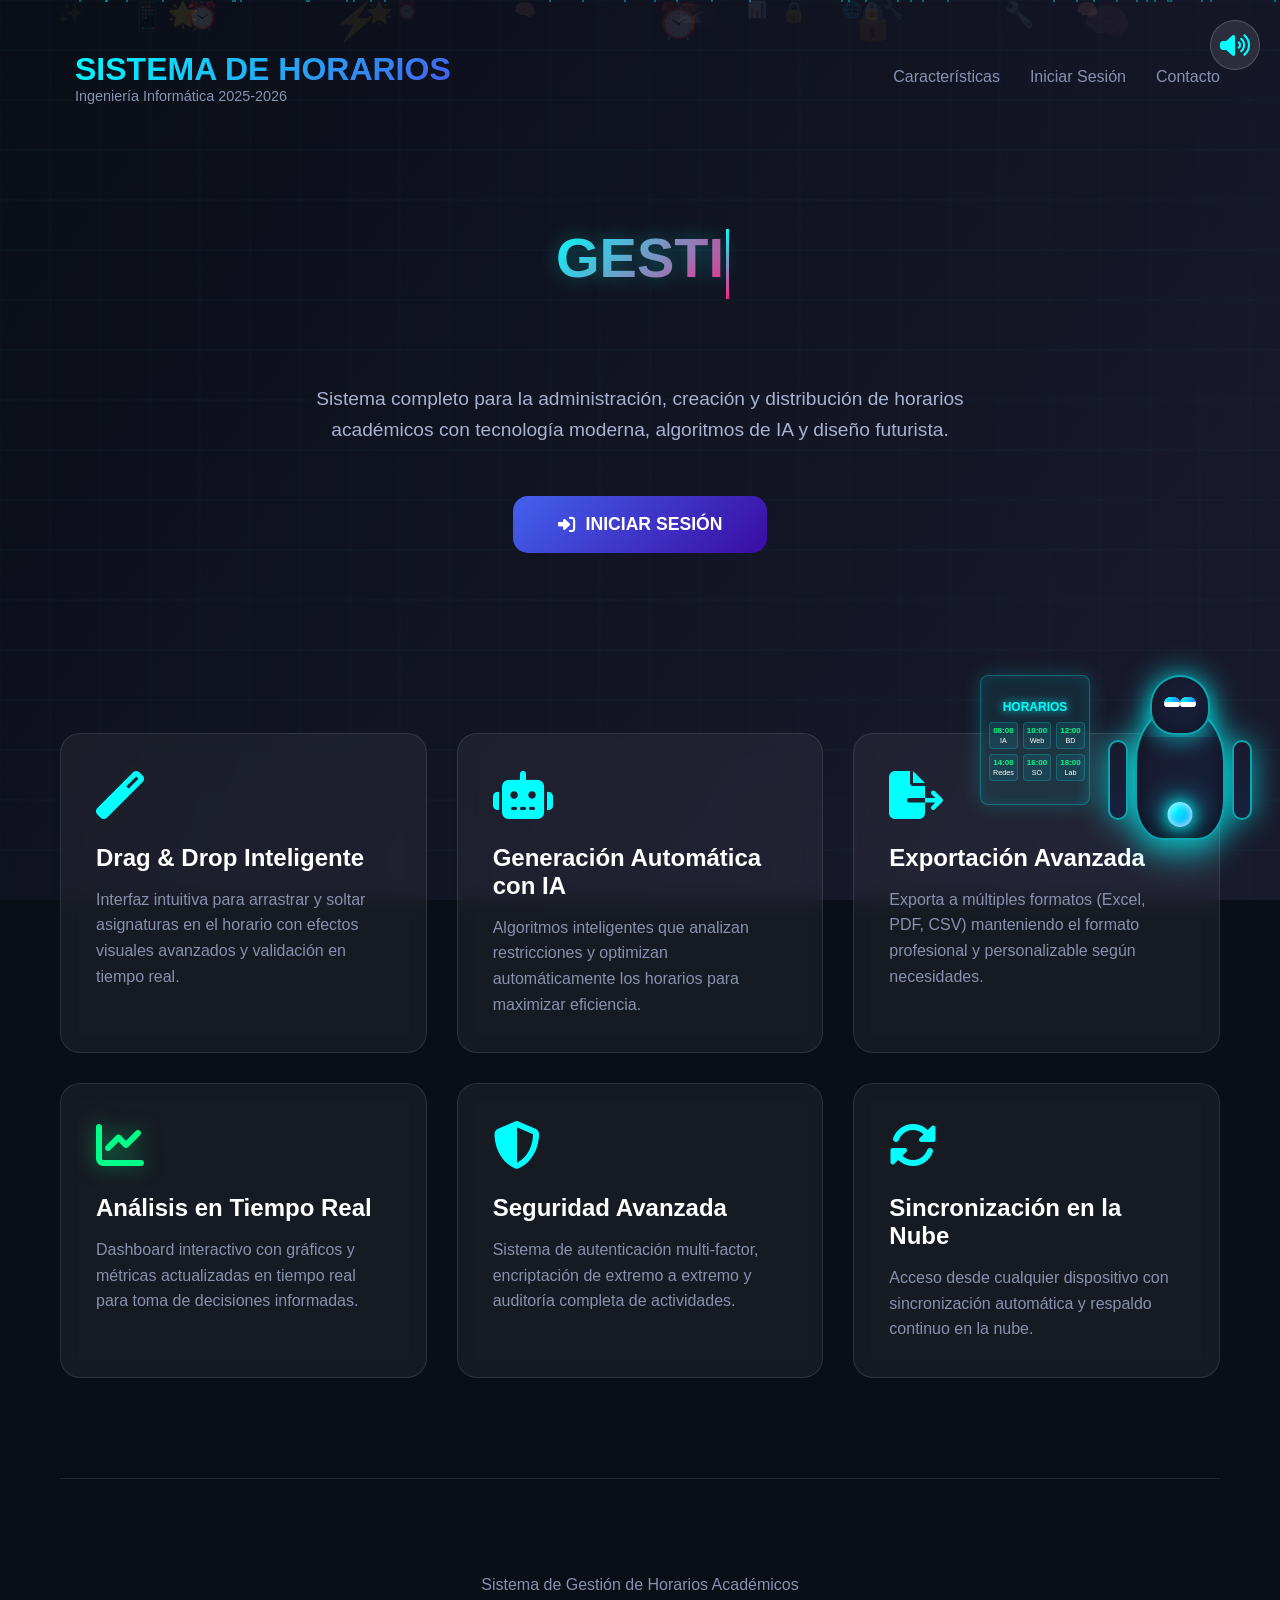
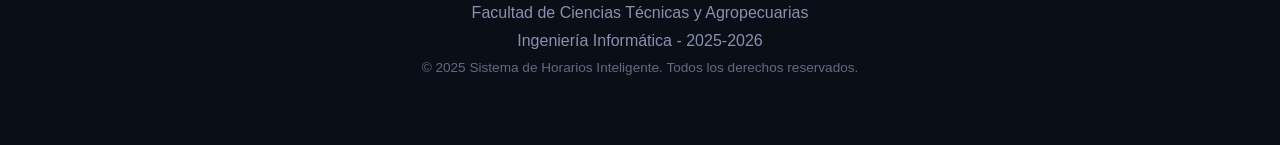
<file: frontend/index.html>
<!DOCTYPE html>
<html lang="es">
<head>
    <meta charset="UTF-8">
    <meta name="viewport" content="width=device-width, initial-scale=1.0">
    <title>Sistema de Horarios - Ingeniería Informática</title>
    <link rel="stylesheet" href="https://cdnjs.cloudflare.com/ajax/libs/font-awesome/6.4.0/css/all.min.css">
    <style>
        * {
            margin: 0;
            padding: 0;
            box-sizing: border-box;
            font-family: 'Segoe UI', Tahoma, Geneva, Verdana, sans-serif;
        }
        
        body {
            background: #0a0e17;
            color: white;
            min-height: 100vh;
            overflow-x: hidden;
        }
        
        /* Botón de sonido */
        .sound-toggle {
            position: fixed;
            top: 20px;
            right: 20px;
            width: 50px;
            height: 50px;
            background: rgba(255, 255, 255, 0.1);
            -webkit-backdrop-filter: blur(10px);
            backdrop-filter: blur(10px);
            border-radius: 50%;
            border: 1px solid rgba(255, 255, 255, 0.2);
            display: flex;
            align-items: center;
            justify-content: center;
            cursor: pointer;
            z-index: 1000;
            transition: all 0.3s ease;
        }
        
        .sound-toggle:hover {
            background: rgba(255, 255, 255, 0.2);
            transform: scale(1.1);
        }
        
        .sound-toggle i {
            font-size: 1.5rem;
            color: #00ffff;
        }
        
        /* Canvas de fondo */
        #hero-canvas {
            position: fixed;
            top: 0;
            left: 0;
            width: 100%;
            height: 100%;
            z-index: -2;
        }
        
        /* Partículas flotantes */
        .floating-particles {
            position: fixed;
            width: 100%;
            height: 100%;
            z-index: -1;
        }
        
        .particle {
            position: absolute;
            width: 2px;
            height: 2px;
            background: rgba(0, 255, 255, 0.5);
            border-radius: 50%;
            animation: floatUp 15s infinite linear;
        }
        
        @keyframes floatUp {
            0% { transform: translateY(100vh) translateX(0); opacity: 0; }
            10% { opacity: 1; }
            90% { opacity: 1; }
            100% { transform: translateY(-100px) translateX(20px); opacity: 0; }
        }
        
        /* Íconos tecnológicos flotantes */
        .tech-icon {
            position: fixed;
            font-size: 1.5rem;
            color: rgba(0, 255, 255, 0.3);
            z-index: -1;
            animation: floatIcon 20s infinite linear;
            pointer-events: none;
        }
        
        @keyframes floatIcon {
            0% {
                transform: translateY(100vh) translateX(0) rotate(0deg);
                opacity: 0;
            }
            10% {
                opacity: 0.4;
            }
            90% {
                opacity: 0.4;
            }
            100% {
                transform: translateY(-100px) translateX(100px) rotate(360deg);
                opacity: 0;
            }
        }
        
        .container {
            max-width: 1200px;
            margin: 0 auto;
            padding: 20px;
        }
        
        /* Header */
        .header {
            display: flex;
            justify-content: space-between;
            align-items: center;
            padding: 30px 0;
            position: relative;
        }
        
        .logo {
            display: flex;
            align-items: center;
            gap: 15px;
        }
        
        .logo-icon {
            font-size: 2.5rem;
            color: #00ffff;
            animation: rotate 20s linear infinite;
        }
        
        @keyframes rotate {
            from { transform: rotate(0deg); }
            to { transform: rotate(360deg); }
        }
        
        .logo-text h1 {
            font-size: 2rem;
            background: linear-gradient(135deg, #00ffff, #4361ee);
            -webkit-background-clip: text;
            background-clip: text;
            color: transparent;
            line-height: 1.2;
        }
        
        .logo-text p {
            color: #8892b0;
            font-size: 0.9rem;
        }
        
        .nav-links {
            display: flex;
            gap: 30px;
        }
        
        .nav-link {
            color: #8892b0;
            text-decoration: none;
            font-weight: 500;
            padding: 10px 0;
            position: relative;
            transition: color 0.3s ease;
        }
        
        .nav-link::after {
            content: '';
            position: absolute;
            bottom: 0;
            left: 0;
            width: 0;
            height: 2px;
            background: linear-gradient(90deg, #00ffff, #f72585);
            transition: width 0.3s ease;
        }
        
        .nav-link:hover {
            color: white;
        }
        
        .nav-link:hover::after {
            width: 100%;
        }
        
        /* Hero Section */
        .hero {
            text-align: center;
            padding: 80px 0 100px;
            position: relative;
        }
        
        .typing-container {
            min-height: 140px;
            margin-bottom: 30px;
            display: flex;
            flex-direction: column;
            align-items: center;
            justify-content: center;
        }
        
        .typing-title {
            font-size: 3.5rem;
            line-height: 1.2;
            min-height: 120px;
            text-align: center;
            position: relative;
            display: inline-block;
        }
        
        .typing-text {
            background: linear-gradient(135deg, #00ffff, #f72585);
            -webkit-background-clip: text;
            background-clip: text;
            color: transparent;
            display: inline-block;
            text-shadow: 0 0 20px rgba(0, 255, 255, 0.3);
            animation: textGlow 3s ease-in-out infinite;
            position: relative;
        }
        
        @keyframes textGlow {
            0%, 100% { text-shadow: 0 0 20px rgba(0, 255, 255, 0.3); }
            50% { text-shadow: 0 0 40px rgba(0, 255, 255, 0.5); }
        }
        
        /* Efecto de cursor durante escritura */
        .typing-cursor {
            display: inline-block;
            width: 3px;
            height: 70px;
            background: linear-gradient(to bottom, #00ffff, #f72585);
            margin-left: 2px;
            animation: typingCursor 1.2s infinite;
            vertical-align: bottom;
            position: absolute;
            right: -5px;
            top: 5px;
        }
        
        @keyframes typingCursor {
            0%, 50% { opacity: 1; }
            51%, 100% { opacity: 0; }
        }
        
        .cursor-hidden {
            display: none;
        }
        
        .typing-subtitle {
            font-size: 1.2rem;
            color: #a8b2d1;
            max-width: 700px;
            margin: 0 auto 50px;
            line-height: 1.6;
            opacity: 0;
            transform: translateY(20px);
            animation: fadeInUp 0.8s ease 2.8s forwards;
        }
        
        @keyframes fadeInUp {
            to {
                opacity: 1;
                transform: translateY(0);
            }
        }
        
        .cta-buttons {
            display: flex;
            gap: 20px;
            justify-content: center;
            flex-wrap: wrap;
            margin-bottom: 80px;
            opacity: 0;
            transform: translateY(20px);
            animation: fadeInUp 0.8s ease 3.3s forwards;
        }
        
        .btn {
            padding: 18px 45px;
            border-radius: 15px;
            font-size: 1.1rem;
            font-weight: 600;
            cursor: pointer;
            transition: all 0.3s ease;
            text-decoration: none;
            display: inline-flex;
            align-items: center;
            justify-content: center;
            gap: 10px;
            position: relative;
            overflow: hidden;
            z-index: 1;
        }
        
        .btn-primary {
            background: linear-gradient(135deg, #4361ee, #3a0ca3);
            color: white;
            border: none;
        }
        
        .btn-primary::before {
            content: '';
            position: absolute;
            top: 0;
            left: -100%;
            width: 100%;
            height: 100%;
            background: linear-gradient(90deg, transparent, rgba(255, 255, 255, 0.2), transparent);
            transition: left 0.7s;
        }
        
        .btn-primary:hover::before {
            left: 100%;
        }
        
        .btn-primary:hover {
            transform: translateY(-5px);
            box-shadow: 
                0 20px 40px rgba(67, 97, 238, 0.4),
                0 10px 20px rgba(0, 0, 0, 0.3);
        }
        
        /* Robot Compacto y Moderno */
        .robot-container {
            position: fixed;
            bottom: 20px;
            right: 20px;
            width: 160px;
            height: 220px;
            z-index: 100;
            pointer-events: none;
        }
        
        .robot {
            width: 100%;
            height: 100%;
            position: relative;
            filter: drop-shadow(0 0 15px rgba(0, 255, 255, 0.7));
            animation: robotFloat 8s ease-in-out infinite;
        }
        
        @keyframes robotFloat {
            0%, 100% { transform: translateY(0) rotate(0deg); }
            50% { transform: translateY(-8px) rotate(1deg); }
        }
        
        .robot-core {
            position: absolute;
            width: 90px;
            height: 130px;
            background: linear-gradient(135deg, #1a1a2e, #16213e);
            border-radius: 40% 40% 30% 30%;
            top: 50px;
            left: 35px;
            box-shadow: 
                inset 0 -10px 20px rgba(0, 0, 0, 0.4),
                0 15px 30px rgba(0, 255, 255, 0.3);
            border: 2px solid rgba(0, 255, 255, 0.6);
            overflow: hidden;
        }
        
        .robot-core::before {
            content: '';
            position: absolute;
            top: 0;
            left: 0;
            right: 0;
            height: 25px;
            background: linear-gradient(90deg, 
                transparent 0%, 
                rgba(0, 255, 255, 0.3) 50%, 
                transparent 100%);
            animation: coreScan 3s infinite linear;
        }
        
        @keyframes coreScan {
            0% { transform: translateX(-100%); }
            100% { transform: translateX(100%); }
        }
        
        .power-core {
            position: absolute;
            width: 25px;
            height: 25px;
            background: radial-gradient(circle at 30% 30%, #00ffff, #0088ff);
            border-radius: 50%;
            top: 90px;
            left: 50%;
            transform: translateX(-50%);
            box-shadow: 
                0 0 15px #00ffff,
                0 0 30px #00ffff,
                inset 0 0 8px white;
            animation: corePulse 1.5s infinite alternate;
        }
        
        @keyframes corePulse {
            0% { transform: translateX(-50%) scale(0.95); opacity: 0.8; }
            100% { transform: translateX(-50%) scale(1.05); opacity: 1; }
        }
        
        .robot-head {
            position: absolute;
            width: 60px;
            height: 60px;
            background: linear-gradient(135deg, #1a1a2e, #16213e);
            border-radius: 50% 50% 40% 40%;
            top: 15px;
            left: 50px;
            box-shadow: 
                0 8px 20px rgba(0, 255, 255, 0.4),
                inset 0 -5px 15px rgba(0, 0, 0, 0.3);
            border: 2px solid rgba(0, 255, 255, 0.6);
            animation: headTurn 10s infinite alternate;
        }
        
        @keyframes headTurn {
            0%, 100% { transform: rotate(0deg); }
            33% { transform: rotate(-3deg); }
            66% { transform: rotate(3deg); }
        }
        
        .robot-eye {
            position: absolute;
            width: 16px;
            height: 10px;
            background: white;
            border-radius: 8px 8px 4px 4px;
            top: 20px;
            overflow: hidden;
        }
        
        .robot-eye.left {
            left: 12px;
        }
        
        .robot-eye.right {
            right: 12px;
        }
        
        .eye-light {
            position: absolute;
            width: 100%;
            height: 5px;
            background: linear-gradient(90deg, #00ffff, #0088ff);
            top: 0;
            left: 0;
            border-radius: 8px 8px 0 0;
            animation: eyeBlink 4s infinite;
        }
        
        @keyframes eyeBlink {
            0%, 92%, 100% { height: 5px; }
            94%, 96% { height: 1px; }
        }
        
        .robot-arm {
            position: absolute;
            width: 20px;
            height: 80px;
            background: linear-gradient(to bottom, #1a1a2e, #16213e);
            border-radius: 12px;
            top: 80px;
            border: 2px solid rgba(0, 255, 255, 0.6);
            animation: armControl 12s infinite alternate;
        }
        
        .robot-arm.left {
            left: 8px;
            transform-origin: top center;
        }
        
        .robot-arm.right {
            right: 8px;
            transform-origin: top center;
            animation-delay: 6s;
        }
        
        @keyframes armControl {
            0%, 100% { transform: rotate(0deg); }
            25% { transform: rotate(-20deg); }
            50% { transform: rotate(5deg); }
            75% { transform: rotate(10deg); }
        }
        
        .mini-hologram {
            position: absolute;
            width: 110px;
            height: 130px;
            background: rgba(0, 255, 255, 0.08);
            border-radius: 8px;
            top: 15px;
            left: -120px;
            border: 1px solid rgba(0, 255, 255, 0.3);
            -webkit-backdrop-filter: blur(8px);
            backdrop-filter: blur(8px);
            box-shadow: 
                0 0 20px rgba(0, 255, 255, 0.2),
                inset 0 0 15px rgba(0, 255, 255, 0.1);
            animation: hologramFloat 10s infinite alternate;
            display: flex;
            flex-direction: column;
            align-items: center;
            justify-content: center;
            padding: 8px;
            pointer-events: auto;
        }
        
        @keyframes hologramFloat {
            0%, 100% { transform: translateY(0) rotateY(0deg); }
            50% { transform: translateY(-5px) rotateY(5deg); }
        }
        
        .hologram-title {
            font-size: 0.75rem;
            color: #00ffff;
            margin-bottom: 8px;
            text-align: center;
            font-weight: 600;
            text-shadow: 0 0 8px #00ffff;
        }
        
        .hologram-grid {
            display: grid;
            grid-template-columns: repeat(3, 1fr);
            gap: 5px;
            width: 100%;
        }
        
        .time-slot {
            background: rgba(0, 255, 255, 0.08);
            border-radius: 4px;
            padding: 3px;
            text-align: center;
            font-size: 0.55rem;
            border: 1px solid rgba(0, 255, 255, 0.2);
            animation: slotGlow 3s infinite alternate;
        }
        
        @keyframes slotGlow {
            0%, 100% { box-shadow: 0 0 3px rgba(0, 255, 255, 0.1); }
            50% { box-shadow: 0 0 6px rgba(0, 255, 255, 0.3); }
        }
        
        .time-label {
            color: #00ff88;
            font-weight: 600;
            margin-bottom: 1px;
            font-size: 0.5rem;
        }
        
        .class-label {
            color: white;
            font-size: 0.45rem;
        }
        
        /* Features Section */
        .features {
            display: grid;
            grid-template-columns: repeat(auto-fit, minmax(300px, 1fr));
            gap: 30px;
            margin-bottom: 100px;
        }
        
        .feature-card {
            background: rgba(255, 255, 255, 0.05);
            -webkit-backdrop-filter: blur(10px);
            backdrop-filter: blur(10px);
            border-radius: 20px;
            padding: 35px;
            border: 1px solid rgba(255, 255, 255, 0.1);
            transition: all 0.4s cubic-bezier(0.4, 0, 0.2, 1);
            position: relative;
            overflow: hidden;
            opacity: 0;
            transform: translateY(30px);
        }
        
        .feature-card.visible {
            opacity: 1;
            transform: translateY(0);
        }
        
        .feature-card::before {
            content: '';
            position: absolute;
            top: 0;
            left: 0;
            right: 0;
            height: 3px;
            background: linear-gradient(90deg, #00ffff, #f72585);
            transform: scaleX(0);
            transform-origin: left;
            transition: transform 0.5s ease;
        }
        
        .feature-card:hover::before {
            transform: scaleX(1);
        }
        
        .feature-card:hover {
            transform: translateY(-15px) scale(1.02);
            border-color: rgba(0, 255, 255, 0.3);
            box-shadow: 
                0 25px 50px rgba(0, 0, 0, 0.4),
                0 10px 20px rgba(0, 255, 255, 0.1);
        }
        
        .feature-icon {
            font-size: 3rem;
            margin-bottom: 20px;
            color: #00ffff;
            transition: transform 0.3s ease;
        }
        
        .feature-card:hover .feature-icon {
            transform: scale(1.2) rotate(10deg);
        }
        
        /* Icono específico para Análisis en Tiempo Real (más visible) */
        .chart-icon {
            color: #00ff88;
            filter: drop-shadow(0 0 10px rgba(0, 255, 136, 0.5));
        }
        
        .feature-card h3 {
            font-size: 1.5rem;
            margin-bottom: 15px;
            color: white;
        }
        
        .feature-card p {
            color: #8892b0;
            line-height: 1.6;
        }
        
        /* Footer */
        .footer {
            text-align: center;
            padding: 40px 0;
            border-top: 1px solid rgba(255, 255, 255, 0.1);
            margin-top: 50px;
        }
        
        .footer-content {
            max-width: 600px;
            margin: 0 auto;
        }
        
        .footer-logo {
            font-size: 2rem;
            color: #00ffff;
            margin-bottom: 20px;
        }
        
        .footer p {
            color: #8892b0;
            margin-bottom: 10px;
        }
        
        .copyright {
            font-size: 0.85rem;
            opacity: 0.7;
        }
        
        /* Efectos de sonido visual */
        .sound-wave {
            position: fixed;
            top: 20px;
            right: 80px;
            display: flex;
            align-items: center;
            gap: 3px;
            opacity: 0;
            transition: opacity 0.3s ease;
            z-index: 999;
        }
        
        .sound-wave.active {
            opacity: 1;
        }
        
        .wave-bar {
            width: 3px;
            height: 20px;
            background: linear-gradient(to bottom, #00ffff, #f72585);
            border-radius: 3px;
            animation: wave 1s infinite;
        }
        
        .wave-bar:nth-child(2) { animation-delay: 0.1s; }
        .wave-bar:nth-child(3) { animation-delay: 0.2s; }
        .wave-bar:nth-child(4) { animation-delay: 0.3s; }
        .wave-bar:nth-child(5) { animation-delay: 0.4s; }
        
        @keyframes wave {
            0%, 100% { height: 10px; }
            50% { height: 25px; }
        }
        
        /* Responsive */
        @media (max-width: 768px) {
            .typing-title {
                font-size: 2.5rem;
                min-height: 100px;
            }
            
            .typing-cursor {
                height: 50px;
            }
            
            .header {
                flex-direction: column;
                gap: 20px;
            }
            
            .nav-links {
                flex-wrap: wrap;
                justify-content: center;
            }
            
            .features {
                grid-template-columns: 1fr;
            }
            
            .cta-buttons {
                flex-direction: column;
                align-items: center;
            }
            
            .btn {
                width: 100%;
                max-width: 300px;
            }
            
            .sound-toggle {
                top: 10px;
                right: 10px;
                width: 40px;
                height: 40px;
            }
            
            .sound-wave {
                top: 10px;
                right: 60px;
            }
            
            .robot-container {
                position: relative;
                margin: 40px auto;
                width: 140px;
                height: 200px;
                bottom: auto;
                right: auto;
            }
            
            .mini-hologram {
                left: -100px;
            }
        }
        
        @media (max-width: 480px) {
            .typing-title {
                font-size: 2rem;
                min-height: 80px;
            }
            
            .typing-cursor {
                height: 40px;
            }
        }
    </style>
</head>
<body>
    <!-- Botón de control de sonido -->
    <div class="sound-toggle" id="soundToggle">
        <i class="fas fa-volume-up" id="soundIcon"></i>
    </div>
    
    <!-- Onda de sonido visual -->
    <div class="sound-wave" id="soundWave">
        <div class="wave-bar"></div>
        <div class="wave-bar"></div>
        <div class="wave-bar"></div>
        <div class="wave-bar"></div>
        <div class="wave-bar"></div>
    </div>
    
    <!-- Robot Compacto controlando horarios -->
    <div class="robot-container">
        <div class="mini-hologram">
            <div class="hologram-title">HORARIOS</div>
            <div class="hologram-grid">
                <div class="time-slot">
                    <div class="time-label">08:00</div>
                    <div class="class-label">IA</div>
                </div>
                <div class="time-slot">
                    <div class="time-label">10:00</div>
                    <div class="class-label">Web</div>
                </div>
                <div class="time-slot">
                    <div class="time-label">12:00</div>
                    <div class="class-label">BD</div>
                </div>
                <div class="time-slot">
                    <div class="time-label">14:00</div>
                    <div class="class-label">Redes</div>
                </div>
                <div class="time-slot">
                    <div class="time-label">16:00</div>
                    <div class="class-label">SO</div>
                </div>
                <div class="time-slot">
                    <div class="time-label">18:00</div>
                    <div class="class-label">Lab</div>
                </div>
            </div>
        </div>
        
        <div class="robot">
            <div class="robot-core">
                <div class="power-core"></div>
            </div>
            <div class="robot-head">
                <div class="robot-eye left">
                    <div class="eye-light"></div>
                </div>
                <div class="robot-eye right">
                    <div class="eye-light"></div>
                </div>
            </div>
            <div class="robot-arm left"></div>
            <div class="robot-arm right"></div>
        </div>
    </div>
    
    <!-- Canvas para efectos de fondo -->
    <canvas id="hero-canvas"></canvas>
    
    <!-- Partículas flotantes -->
    <div class="floating-particles" id="floating-particles"></div>
    
    <!-- Íconos tecnológicos flotantes -->
    <div id="tech-icons-container"></div>
    
    <div class="container">
        <!-- Header -->
        <header class="header">
            <div class="logo">
                <div class="logo-icon">
                    <i class="fas fa-brain-circuit"></i>
                </div>
                <div class="logo-text">
                    <h1>SISTEMA DE HORARIOS</h1>
                    <p>Ingeniería Informática 2025-2026</p>
                </div>
            </div>
            
            <nav class="nav-links">
                <a href="#features" class="nav-link">Características</a>
                <a href="/login" class="nav-link">Iniciar Sesión</a>
                <a href="#contact" class="nav-link">Contacto</a>
            </nav>
        </header>
        
        <!-- Hero Section -->
        <section class="hero">
            <div class="typing-container">
                <h2 class="typing-title">
                    <span id="typing-text" class="typing-text"></span>
                    <span id="typing-cursor" class="typing-cursor"></span>
                </h2>
            </div>
            
            <p class="typing-subtitle">
                Sistema completo para la administración, creación y distribución de horarios académicos 
                con tecnología moderna, algoritmos de IA y diseño futurista.
            </p>
            
            <div class="cta-buttons">
                <a href="/login" class="btn btn-primary">
                    <i class="fas fa-sign-in-alt"></i>
                    INICIAR SESIÓN
                </a>
            </div>
        </section>
        
        <!-- Features Section -->
        <section id="features" class="features">
            <div class="feature-card">
                <div class="feature-icon">
                    <i class="fas fa-magic"></i>
                </div>
                <h3>Drag & Drop Inteligente</h3>
                <p>Interfaz intuitiva para arrastrar y soltar asignaturas en el horario con efectos visuales avanzados y validación en tiempo real.</p>
            </div>
            
            <div class="feature-card">
                <div class="feature-icon">
                    <i class="fas fa-robot"></i>
                </div>
                <h3>Generación Automática con IA</h3>
                <p>Algoritmos inteligentes que analizan restricciones y optimizan automáticamente los horarios para maximizar eficiencia.</p>
            </div>
            
            <div class="feature-card">
                <div class="feature-icon">
                    <i class="fas fa-file-export"></i>
                </div>
                <h3>Exportación Avanzada</h3>
                <p>Exporta a múltiples formatos (Excel, PDF, CSV) manteniendo el formato profesional y personalizable según necesidades.</p>
            </div>
            
            <div class="feature-card">
                <div class="feature-icon chart-icon">
                    <i class="fas fa-chart-line"></i>
                </div>
                <h3>Análisis en Tiempo Real</h3>
                <p>Dashboard interactivo con gráficos y métricas actualizadas en tiempo real para toma de decisiones informadas.</p>
            </div>
            
            <div class="feature-card">
                <div class="feature-icon">
                    <i class="fas fa-shield-alt"></i>
                </div>
                <h3>Seguridad Avanzada</h3>
                <p>Sistema de autenticación multi-factor, encriptación de extremo a extremo y auditoría completa de actividades.</p>
            </div>
            
            <div class="feature-card">
                <div class="feature-icon">
                    <i class="fas fa-sync-alt"></i>
                </div>
                <h3>Sincronización en la Nube</h3>
                <p>Acceso desde cualquier dispositivo con sincronización automática y respaldo continuo en la nube.</p>
            </div>
        </section>
        
        <!-- Footer -->
        <footer class="footer" id="contact">
            <div class="footer-content">
                <div class="footer-logo">
                    <i class="fas fa-brain-circuit"></i>
                </div>
                <p>Sistema de Gestión de Horarios Académicos</p>
                <p>Facultad de Ciencias Técnicas y Agropecuarias</p>
                <p>Ingeniería Informática - 2025-2026</p>
                <p class="copyright">© 2025 Sistema de Horarios Inteligente. Todos los derechos reservados.</p>
            </div>
        </footer>
    </div>
    
    <script>
        // SISTEMA DE SONIDO MEJORADO - Sin avisos de permiso
        // Técnica: AudioContext suspendido inicialmente, activado en primera interacción
        
        class KeyboardSoundSystem {
            constructor() {
                this.isSoundEnabled = true; // Sonido habilitado por defecto
                this.audioContext = null;
                this.gainNode = null;
                this.audioBuffers = [];
                this.isInitialized = false;
                this.userHasInteracted = false;
                this.silentAudio = null;
                
                // Crear un audio silencioso para activar permisos
                this.createSilentAudio();
                
                // Inicializar cuando el usuario interactúe
                this.setupUserInteraction();
            }
            
            createSilentAudio() {
                // Crear un audio silencioso de 0.5 segundos
                this.silentAudio = new Audio();
                this.silentAudio.src = "[data-uri]";
                this.silentAudio.volume = 0.001;
                this.silentAudio.preload = "auto";
            }
            
            setupUserInteraction() {
                // Lista de eventos que pueden activar el audio
                const interactionEvents = ['click', 'touchstart', 'keydown', 'mousedown'];
                
                interactionEvents.forEach(eventType => {
                    document.addEventListener(eventType, () => {
                        if (!this.userHasInteracted) {
                            this.userHasInteracted = true;
                            this.initializeAudioContext();
                            
                            // Reproducir audio silencioso para activar permisos
                            this.silentAudio.play().then(() => {
                                this.silentAudio.pause();
                                this.silentAudio.currentTime = 0;
                                console.log('Permisos de audio activados');
                            }).catch(e => {
                                console.log('Audio no disponible en este navegador');
                            });
                        }
                    }, { once: true });
                });
            }
            
            initializeAudioContext() {
                if (this.isInitialized) return;
                
                try {
                    this.audioContext = new (window.AudioContext || window.webkitAudioContext)();
                    this.gainNode = this.audioContext.createGain();
                    this.gainNode.connect(this.audioContext.destination);
                    this.gainNode.gain.value = 0.15;
                    this.isInitialized = true;
                    this.createKeyboardSounds();
                    console.log('AudioContext inicializado correctamente');
                } catch (error) {
                    console.warn('AudioContext no disponible:', error);
                }
            }
            
            createKeyboardSounds() {
                if (!this.isInitialized) return;
                
                // Crear sonidos de teclado sintéticos
                for (let i = 0; i < 3; i++) {
                    const buffer = this.audioContext.createBuffer(1, this.audioContext.sampleRate * 0.05, this.audioContext.sampleRate);
                    const data = buffer.getChannelData(0);
                    
                    // Generar sonido de teclado sintético
                    for (let j = 0; j < buffer.length; j++) {
                        const noise = Math.random() * 2 - 1;
                        const envelope = Math.exp(-j / (this.audioContext.sampleRate * 0.01));
                        data[j] = noise * envelope * 0.3;
                    }
                    
                    this.audioBuffers.push(buffer);
                }
            }
            
            playKeySound() {
                if (!this.isSoundEnabled || !this.isInitialized || this.audioBuffers.length === 0) return;
                
                try {
                    const bufferSource = this.audioContext.createBufferSource();
                    const gainNode = this.audioContext.createGain();
                    
                    const randomBuffer = this.audioBuffers[Math.floor(Math.random() * this.audioBuffers.length)];
                    
                    bufferSource.buffer = randomBuffer;
                    bufferSource.connect(gainNode);
                    gainNode.connect(this.audioContext.destination);
                    
                    const now = this.audioContext.currentTime;
                    gainNode.gain.setValueAtTime(0, now);
                    gainNode.gain.linearRampToValueAtTime(0.15, now + 0.001);
                    gainNode.gain.exponentialRampToValueAtTime(0.001, now + 0.05);
                    
                    bufferSource.start(now);
                    bufferSource.stop(now + 0.05);
                    
                } catch (error) {
                    // Silenciar error, no es crítico
                }
            }
            
            playSpaceSound() {
                this.playKeySound();
            }
            
            toggle() {
                this.isSoundEnabled = !this.isSoundEnabled;
                this.updateSoundUI(this.isSoundEnabled);
                return this.isSoundEnabled;
            }
            
            updateSoundUI(enabled) {
                const icon = document.getElementById('soundIcon');
                const wave = document.getElementById('soundWave');
                
                if (enabled) {
                    icon.className = 'fas fa-volume-up';
                    wave.classList.add('active');
                } else {
                    icon.className = 'fas fa-volume-mute';
                    wave.classList.remove('active');
                }
            }
        }
        
        // Efecto de escritura mejorado
        class EnhancedTypewriter {
            constructor(textElementId, cursorElementId, text, options = {}) {
                this.textElement = document.getElementById(textElementId);
                this.cursorElement = document.getElementById(cursorElementId);
                this.text = text;
                this.currentCharIndex = 0;
                this.speed = options.speed || 70;
                this.soundSystem = options.soundSystem || null;
                this.onComplete = options.onComplete || (() => {});
                this.started = false;
                this.isTyping = false;
                this.charactersTyped = 0;
            }
            
            start() {
                if (this.started) return;
                this.started = true;
                this.isTyping = true;
                
                // Mostrar cursor
                this.cursorElement.classList.remove('cursor-hidden');
                
                // Iniciar escritura
                this.typeNextCharacter();
            }
            
            typeNextCharacter() {
                if (this.currentCharIndex <= this.text.length) {
                    // Mostrar texto hasta el carácter actual
                    this.textElement.textContent = this.text.substring(0, this.currentCharIndex);
                    
                    // Reproducir sonido si está habilitado
                    if (this.soundSystem && this.currentCharIndex > 0) {
                        if (this.text[this.currentCharIndex - 1] === ' ') {
                            this.soundSystem.playSpaceSound();
                        } else {
                            this.soundSystem.playKeySound();
                        }
                    }
                    
                    this.currentCharIndex++;
                    this.charactersTyped++;
                    
                    // Velocidad variable para simular escritura real
                    let nextSpeed = this.speed;
                    
                    if (this.text[this.currentCharIndex] === ' ') {
                        nextSpeed = this.speed * 0.7;
                    }
                    
                    if (this.text[this.currentCharIndex - 1] === ' ') {
                        nextSpeed += Math.random() * 50;
                    }
                    
                    nextSpeed += Math.random() * 30 - 15;
                    
                    setTimeout(() => this.typeNextCharacter(), nextSpeed);
                } else {
                    this.isTyping = false;
                    
                    setTimeout(() => {
                        this.cursorElement.classList.add('cursor-hidden');
                    }, 300);
                    
                    this.onComplete();
                }
            }
            
            skip() {
                this.currentCharIndex = this.text.length;
                this.textElement.textContent = this.text;
                this.isTyping = false;
                this.cursorElement.classList.add('cursor-hidden');
                this.onComplete();
            }
        }
        
        // Generar partículas flotantes
        function createFloatingParticles() {
            const container = document.getElementById('floating-particles');
            for (let i = 0; i < 40; i++) {
                const particle = document.createElement('div');
                particle.className = 'particle';
                particle.style.left = `${Math.random() * 100}%`;
                particle.style.animationDelay = `${Math.random() * 15}s`;
                particle.style.animationDuration = `${15 + Math.random() * 10}s`;
                container.appendChild(particle);
            }
        }
        
        // Generar íconos tecnológicos flotantes
        function createTechIcons() {
            const container = document.getElementById('tech-icons-container');
            const icons = ['💻', '⚡', '🔧', '📊', '🤖', '🔒', '📱', '🌐', '🧠', '🔗', '📅', '⏰', '🎓', '📚', '🔍', '🚀', '✨', '🌟'];
            
            for (let i = 0; i < 20; i++) {
                const icon = document.createElement('div');
                icon.className = 'tech-icon';
                icon.textContent = icons[Math.floor(Math.random() * icons.length)];
                icon.style.left = `${Math.random() * 100}%`;
                icon.style.animationDelay = `${Math.random() * 20}s`;
                icon.style.animationDuration = `${15 + Math.random() * 15}s`;
                icon.style.fontSize = `${Math.random() * 1.5 + 1}rem`;
                icon.style.opacity = `${Math.random() * 0.3 + 0.1}`;
                container.appendChild(icon);
            }
        }
        
        // Configuración del canvas de fondo
        function initHeroCanvas() {
            const canvas = document.getElementById('hero-canvas');
            if (!canvas) return;
            
            const ctx = canvas.getContext('2d');
            
            function resizeCanvas() {
                canvas.width = window.innerWidth;
                canvas.height = window.innerHeight;
            }
            
            function draw() {
                const gradient = ctx.createLinearGradient(0, 0, canvas.width, canvas.height);
                gradient.addColorStop(0, '#0a0e17');
                gradient.addColorStop(1, '#1a1a2e');
                
                ctx.fillStyle = gradient;
                ctx.fillRect(0, 0, canvas.width, canvas.height);
                
                ctx.strokeStyle = 'rgba(0, 255, 255, 0.03)';
                ctx.lineWidth = 1;
                
                for (let x = 0; x < canvas.width; x += 50) {
                    ctx.beginPath();
                    ctx.moveTo(x, 0);
                    ctx.lineTo(x, canvas.height);
                    ctx.stroke();
                }
                
                for (let y = 0; y < canvas.height; y += 50) {
                    ctx.beginPath();
                    ctx.moveTo(0, y);
                    ctx.lineTo(canvas.width, y);
                    ctx.stroke();
                }
            }
            
            window.addEventListener('resize', () => {
                resizeCanvas();
                draw();
            });
            
            resizeCanvas();
            draw();
        }
        
        // Efecto de aparición gradual para tarjetas
        function initScrollAnimations() {
            const featureCards = document.querySelectorAll('.feature-card');
            
            const observer = new IntersectionObserver((entries) => {
                entries.forEach((entry, index) => {
                    if (entry.isIntersecting) {
                        setTimeout(() => {
                            entry.target.classList.add('visible');
                        }, index * 100);
                    }
                });
            }, {
                threshold: 0.1,
                rootMargin: '0px 0px -50px 0px'
            });
            
            featureCards.forEach(card => {
                observer.observe(card);
            });
        }
        
        // Variables globales
        let typewriter = null;
        let soundSystem = null;
        
        // Inicializar todo cuando la página carga
        document.addEventListener('DOMContentLoaded', () => {
            // Crear efectos visuales
            createFloatingParticles();
            createTechIcons();
            initHeroCanvas();
            
            // Inicializar sistema de sonido mejorado
            soundSystem = new KeyboardSoundSystem();
            
            // Configurar botón de toggle de sonido
            const soundToggle = document.getElementById('soundToggle');
            soundToggle.addEventListener('click', () => {
                soundSystem.toggle();
            });
            
            // Iniciar efecto de escritura
            setTimeout(() => {
                typewriter = new EnhancedTypewriter(
                    'typing-text',
                    'typing-cursor',
                    'GESTIÓN INTELIGENTE DE HORARIOS ACADÉMICOS',
                    {
                        speed: 65,
                        soundSystem: soundSystem,
                        onComplete: () => {
                            console.log('Efecto de escritura completado');
                        }
                    }
                );
                typewriter.start();
            }, 800);
            
            // Permitir que el usuario haga clic para saltar el tipado
            const typingContainer = document.querySelector('.typing-container');
            typingContainer.addEventListener('click', () => {
                if (typewriter && typewriter.isTyping) {
                    typewriter.skip();
                }
            });
            
            // Inicializar animaciones al hacer scroll
            initScrollAnimations();
            
            // Efecto de seguimiento del mouse para partículas
            document.addEventListener('mousemove', (e) => {
                const particles = document.querySelectorAll('.particle');
                particles.forEach(particle => {
                    const rect = particle.getBoundingClientRect();
                    const x = rect.left + rect.width / 2;
                    const y = rect.top + rect.height / 2;
                    const distance = Math.sqrt(
                        Math.pow(e.clientX - x, 2) + Math.pow(e.clientY - y, 2)
                    );
                    
                    if (distance < 100) {
                        particle.style.transform = `translate(${(e.clientX - x) * 0.1}px, ${(e.clientY - y) * 0.1}px)`;
                    }
                });
            });
            
            // Efecto de scroll suave para enlaces
            document.querySelectorAll('a[href^="#"]').forEach(anchor => {
                anchor.addEventListener('click', function (e) {
                    e.preventDefault();
                    
                    const targetId = this.getAttribute('href');
                    if (targetId === '#') return;
                    
                    const targetElement = document.querySelector(targetId);
                    if (targetElement) {
                        window.scrollTo({
                            top: targetElement.offsetTop - 80,
                            behavior: 'smooth'
                        });
                        history.pushState(null, null, targetId);
                    }
                });
            });
            
            // Animación de entrada de la página
            setTimeout(() => {
                document.body.style.opacity = '1';
                document.body.style.transition = 'opacity 0.5s ease';
            }, 100);
            
            // Interactividad con el robot compacto
            const robotElement = document.querySelector('.robot');
            const hologram = document.querySelector('.mini-hologram');
            
            if (robotElement) {
                robotElement.addEventListener('mouseenter', function() {
                    this.style.filter = 'drop-shadow(0 0 20px rgba(0, 255, 255, 0.9))';
                    this.style.transform = 'scale(1.05)';
                    this.style.transition = 'all 0.3s ease';
                    
                    if (hologram) {
                        hologram.style.boxShadow = '0 0 25px rgba(0, 255, 255, 0.4)';
                        hologram.style.transform = 'scale(1.08)';
                    }
                });
                
                robotElement.addEventListener('mouseleave', function() {
                    this.style.filter = 'drop-shadow(0 0 15px rgba(0, 255, 255, 0.7))';
                    this.style.transform = 'scale(1)';
                    
                    if (hologram) {
                        hologram.style.boxShadow = '';
                        hologram.style.transform = '';
                    }
                });
                
                robotElement.addEventListener('click', function() {
                    if (soundSystem && soundSystem.isSoundEnabled) {
                        soundSystem.playKeySound();
                    }
                    
                    const timeSlots = document.querySelectorAll('.time-slot');
                    timeSlots.forEach((slot, index) => {
                        setTimeout(() => {
                            slot.style.background = 'rgba(0, 255, 255, 0.25)';
                            slot.style.borderColor = 'rgba(0, 255, 255, 0.6)';
                            slot.style.transform = 'scale(1.1)';
                            
                            setTimeout(() => {
                                slot.style.background = 'rgba(0, 255, 255, 0.08)';
                                slot.style.borderColor = 'rgba(0, 255, 255, 0.2)';
                                slot.style.transform = 'scale(1)';
                            }, 300);
                        }, index * 100);
                    });
                    
                    const core = document.querySelector('.power-core');
                    core.style.boxShadow = '0 0 25px #00ffff, 0 0 50px #00ffff, inset 0 0 12px white';
                    
                    setTimeout(() => {
                        core.style.boxShadow = '';
                    }, 500);
                });
                
                if (hologram) {
                    hologram.addEventListener('click', function(e) {
                        e.stopPropagation();
                        robotElement.click();
                    });
                }
            }
        });
    </script>
</body>
</html>
</file>
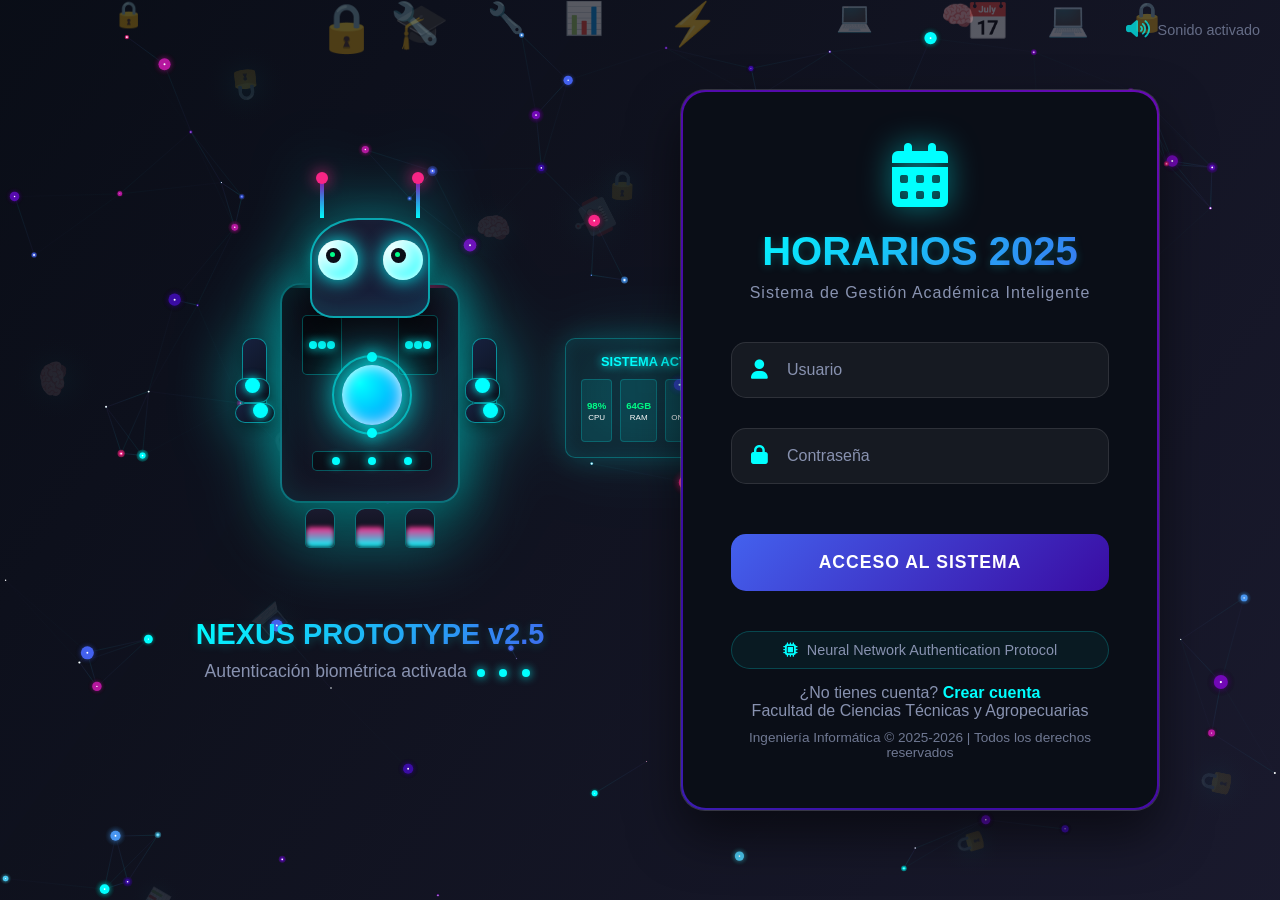
<file: frontend/login.html>
<!DOCTYPE html>
<html lang="es">
<head>
    <meta charset="UTF-8">
    <meta name="viewport" content="width=device-width, initial-scale=1.0">
    <title>Login - Sistema de Horarios Inteligente</title>
    <link rel="stylesheet" href="https://cdnjs.cloudflare.com/ajax/libs/font-awesome/6.4.0/css/all.min.css">
    <style>
        * {
            margin: 0;
            padding: 0;
            box-sizing: border-box;
            font-family: 'Segoe UI', Tahoma, Geneva, Verdana, sans-serif;
        }
        
        body {
            background: #0a0e17;
            color: white;
            min-height: 100vh;
            display: flex;
            align-items: center;
            justify-content: center;
            overflow: hidden;
        }
        
        /* Canvas para partículas */
        #particles-canvas {
            position: fixed;
            top: 0;
            left: 0;
            width: 100%;
            height: 100%;
            z-index: -1;
        }
        
        /* Íconos flotantes */
        .floating-icons {
            position: fixed;
            width: 100%;
            height: 100%;
            pointer-events: none;
            z-index: -1;
        }
        
        .floating-icon {
            position: absolute;
            font-size: 2rem;
            color: rgba(0, 255, 255, 0.3);
            animation: floatIcon 20s infinite linear;
        }
        
        @keyframes floatIcon {
            0% {
                transform: translateY(100vh) translateX(0) rotate(0deg);
                opacity: 0;
            }
            10% {
                opacity: 0.3;
            }
            90% {
                opacity: 0.3;
            }
            100% {
                transform: translateY(-100px) translateX(100px) rotate(360deg);
                opacity: 0;
            }
        }
        
        /* Contenedor principal con dos columnas */
        .login-main-container {
            display: flex;
            align-items: center;
            justify-content: center;
            width: 100%;
            max-width: 1200px;
            padding: 20px;
            gap: 60px;
        }
        
        .login-container {
            background: rgba(255, 255, 255, 0.05);
            -webkit-backdrop-filter: blur(20px);
            backdrop-filter: blur(20px);
            border-radius: 25px;
            padding: 50px;
            width: 100%;
            max-width: 480px;
            border: 1px solid rgba(255, 255, 255, 0.1);
            box-shadow: 
                0 25px 50px rgba(0, 0, 0, 0.5),
                inset 0 1px 0 rgba(255, 255, 255, 0.1);
            position: relative;
            overflow: hidden;
            animation: containerAppear 0.8s cubic-bezier(0.68, -0.55, 0.265, 1.55);
        }
        
        .login-container::before {
            content: '';
            position: absolute;
            top: -2px;
            left: -2px;
            right: -2px;
            bottom: -2px;
            background: linear-gradient(45deg, 
                #00ffff 0%, 
                #4361ee 25%, 
                #3a0ca3 50%, 
                #7209b7 75%, 
                #f72585 100%);
            z-index: -1;
            border-radius: 27px;
            animation: borderGlow 8s linear infinite;
            background-size: 400% 400%;
        }
        
        .login-container::after {
            content: '';
            position: absolute;
            top: 2px;
            left: 2px;
            right: 2px;
            bottom: 2px;
            background: #0a0e17;
            border-radius: 23px;
            z-index: -1;
        }
        
        /* Contenedor de animación - ROBOT FUTURISTA */
        .animation-container {
            display: flex;
            flex-direction: column;
            align-items: center;
            justify-content: center;
            width: 100%;
            max-width: 500px;
            animation: containerAppear 0.8s cubic-bezier(0.68, -0.55, 0.265, 1.55) 0.2s both;
        }
        
        .futuristic-robot {
            width: 350px;
            height: 350px;
            position: relative;
            margin-bottom: 30px;
            filter: drop-shadow(0 0 30px rgba(0, 255, 255, 0.5));
            animation: robotFloat 6s ease-in-out infinite;
        }
        
        @keyframes robotFloat {
            0%, 100% { transform: translateY(0) rotate(0deg); }
            50% { transform: translateY(-15px) rotate(0.5deg); }
        }
        
        /* Cuerpo principal del robot futurista */
        .robot-chassis {
            position: absolute;
            width: 180px;
            height: 220px;
            background: linear-gradient(135deg, #0a0e17, #1a1a2e);
            border-radius: 20px;
            top: 65px;
            left: 85px;
            box-shadow: 
                inset 0 0 30px rgba(0, 255, 255, 0.1),
                0 0 40px rgba(0, 255, 255, 0.3),
                0 20px 50px rgba(0, 0, 0, 0.5);
            border: 2px solid rgba(0, 255, 255, 0.4);
            overflow: hidden;
        }
        
        .robot-chassis::before {
            content: '';
            position: absolute;
            top: 0;
            left: 0;
            right: 0;
            height: 3px;
            background: linear-gradient(90deg, 
                transparent, 
                rgba(0, 255, 255, 0.8),
                rgba(247, 37, 133, 0.8),
                transparent);
            animation: chassisScan 3s infinite linear;
        }
        
        @keyframes chassisScan {
            0% { transform: translateX(-100%); }
            100% { transform: translateX(100%); }
        }
        
        /* Paneles de detalle */
        .detail-panel {
            position: absolute;
            background: rgba(0, 0, 0, 0.4);
            border: 1px solid rgba(0, 255, 255, 0.3);
            border-radius: 5px;
        }
        
        .detail-panel-1 {
            width: 40px;
            height: 60px;
            top: 30px;
            left: 20px;
        }
        
        .detail-panel-2 {
            width: 40px;
            height: 60px;
            top: 30px;
            right: 20px;
        }
        
        .detail-panel-3 {
            width: 120px;
            height: 20px;
            bottom: 30px;
            left: 30px;
        }
        
        .panel-lights {
            display: flex;
            justify-content: space-around;
            align-items: center;
            height: 100%;
            padding: 0 5px;
        }
        
        .panel-light {
            width: 8px;
            height: 8px;
            background: #00ffff;
            border-radius: 50%;
            animation: panelLight 2s infinite alternate;
            box-shadow: 0 0 10px #00ffff;
        }
        
        .panel-light:nth-child(1) { animation-delay: 0s; }
        .panel-light:nth-child(2) { animation-delay: 0.4s; }
        .panel-light:nth-child(3) { animation-delay: 0.8s; }
        
        @keyframes panelLight {
            0%, 100% { opacity: 0.3; }
            50% { opacity: 1; }
        }
        
        /* Núcleo de energía central */
        .energy-core {
            position: absolute;
            width: 60px;
            height: 60px;
            background: radial-gradient(circle at 30% 30%, #00ffff, #0088ff);
            border-radius: 50%;
            top: 80px;
            left: 60px;
            box-shadow: 
                0 0 30px #00ffff,
                0 0 60px #00ffff,
                inset 0 0 15px white;
            animation: corePulse 2s infinite alternate;
            z-index: 2;
        }
        
        @keyframes corePulse {
            0% { transform: scale(1); box-shadow: 0 0 30px #00ffff, 0 0 60px #00ffff, inset 0 0 15px white; }
            100% { transform: scale(1.05); box-shadow: 0 0 40px #00ffff, 0 0 80px #00ffff, inset 0 0 20px white; }
        }
        
        .core-ring {
            position: absolute;
            width: 80px;
            height: 80px;
            border: 2px solid rgba(0, 255, 255, 0.5);
            border-radius: 50%;
            top: 70px;
            left: 50px;
            animation: ringRotate 10s linear infinite;
        }
        
        .core-ring::before, .core-ring::after {
            content: '';
            position: absolute;
            width: 10px;
            height: 10px;
            background: #00ffff;
            border-radius: 50%;
            top: -5px;
            left: 50%;
            transform: translateX(-50%);
            box-shadow: 0 0 15px #00ffff;
        }
        
        .core-ring::after {
            top: auto;
            bottom: -5px;
        }
        
        @keyframes ringRotate {
            0% { transform: rotate(0deg); }
            100% { transform: rotate(360deg); }
        }
        
        /* Cabeza del robot futurista */
        .robot-head {
            position: absolute;
            width: 120px;
            height: 100px;
            background: linear-gradient(135deg, #1a1a2e, #16213e);
            border-radius: 40% 40% 20% 20%;
            top: 0;
            left: 115px;
            box-shadow: 
                0 15px 30px rgba(0, 0, 0, 0.5),
                inset 0 -10px 20px rgba(0, 255, 255, 0.1);
            border: 2px solid rgba(0, 255, 255, 0.6);
            z-index: 3;
            animation: headTilt 8s infinite alternate;
        }
        
        @keyframes headTilt {
            0%, 100% { transform: rotate(0deg); }
            33% { transform: rotate(-3deg); }
            66% { transform: rotate(3deg); }
        }
        
        /* Sistema visual avanzado */
        .vision-system {
            position: absolute;
            width: 100%;
            height: 60px;
            top: 20px;
            display: flex;
            justify-content: center;
            gap: 25px;
        }
        
        .vision-orb {
            width: 40px;
            height: 40px;
            background: radial-gradient(circle at 30% 30%, #ffffff, #00ffff);
            border-radius: 50%;
            position: relative;
            box-shadow: 
                0 0 20px #00ffff,
                inset 0 0 10px white;
            animation: visionOrb 3s infinite alternate;
        }
        
        @keyframes visionOrb {
            0%, 100% { opacity: 1; }
            50% { opacity: 0.8; }
        }
        
        .vision-orb::before {
            content: '';
            position: absolute;
            width: 15px;
            height: 15px;
            background: #0a0e17;
            border-radius: 50%;
            top: 8px;
            left: 8px;
        }
        
        .vision-orb::after {
            content: '';
            position: absolute;
            width: 5px;
            height: 5px;
            background: #00ff88;
            border-radius: 50%;
            top: 12px;
            left: 12px;
            animation: visionDot 1s infinite alternate;
        }
        
        @keyframes visionDot {
            0%, 100% { transform: scale(1); }
            50% { transform: scale(1.3); }
        }
        
        /* Sistema de antenas */
        .antenna-system {
            position: absolute;
            top: -40px;
            left: 50%;
            transform: translateX(-50%);
            width: 100px;
            height: 40px;
            display: flex;
            justify-content: space-between;
        }
        
        .antenna {
            width: 4px;
            height: 40px;
            background: linear-gradient(to top, #00ffff, #7209b7);
            position: relative;
            animation: antennaMove 2s infinite alternate;
        }
        
        .antenna.left {
            animation-delay: 0s;
        }
        
        .antenna.right {
            animation-delay: 1s;
        }
        
        @keyframes antennaMove {
            0%, 100% { height: 40px; }
            50% { height: 50px; }
        }
        
        .antenna::after {
            content: '';
            position: absolute;
            width: 12px;
            height: 12px;
            background: #f72585;
            border-radius: 50%;
            top: -6px;
            left: 50%;
            transform: translateX(-50%);
            animation: antennaGlow 1.5s infinite alternate;
            box-shadow: 0 0 15px #f72585;
        }
        
        @keyframes antennaGlow {
            0%, 100% { transform: translateX(-50%) scale(1); opacity: 0.8; }
            50% { transform: translateX(-50%) scale(1.2); opacity: 1; }
        }
        
        /* Brazos robóticos avanzados */
        .arm-assembly {
            position: absolute;
            top: 100px;
            width: 350px;
            height: 120px;
            display: flex;
            justify-content: space-between;
            pointer-events: none;
        }
        
        .robotic-arm {
            width: 120px;
            height: 120px;
            position: relative;
        }
        
        .arm-left {
            animation: armLeftMove 4s infinite alternate;
        }
        
        .arm-right {
            animation: armRightMove 4s infinite alternate;
        }
        
        @keyframes armLeftMove {
            0%, 100% { transform: translateX(0) rotate(0deg); }
            50% { transform: translateX(-10px) rotate(-15deg); }
        }
        
        @keyframes armRightMove {
            0%, 100% { transform: translateX(0) rotate(0deg); }
            50% { transform: translateX(10px) rotate(15deg); }
        }
        
        .arm-segment {
            position: absolute;
            background: linear-gradient(135deg, #16213e, #0a0e17);
            border: 1px solid rgba(0, 255, 255, 0.5);
            border-radius: 10px;
            box-shadow: 0 5px 15px rgba(0, 0, 0, 0.3);
        }
        
        .arm-segment-1 {
            width: 25px;
            height: 80px;
            top: 20px;
            left: 47px;
        }
        
        .arm-segment-2 {
            width: 35px;
            height: 25px;
            top: 60px;
            left: 40px;
        }
        
        .arm-segment-3 {
            width: 40px;
            height: 20px;
            top: 85px;
            left: 40px;
        }
        
        .arm-joint {
            position: absolute;
            width: 15px;
            height: 15px;
            background: #00ffff;
            border-radius: 50%;
            box-shadow: 0 0 10px #00ffff;
            z-index: 2;
        }
        
        .joint-1 {
            top: 60px;
            left: 50px;
            animation: jointPulse 2s infinite;
        }
        
        .joint-2 {
            top: 85px;
            left: 58px;
            animation: jointPulse 2s infinite 0.5s;
        }
        
        @keyframes jointPulse {
            0%, 100% { transform: scale(1); opacity: 0.8; }
            50% { transform: scale(1.2); opacity: 1; }
        }
        
        /* Sistema de propulsión */
        .thruster-system {
            position: absolute;
            bottom: 20px;
            left: 50%;
            transform: translateX(-50%);
            width: 150px;
            height: 40px;
            display: flex;
            justify-content: space-around;
        }
        
        .thruster {
            width: 30px;
            height: 40px;
            background: linear-gradient(to bottom, #1a1a2e, #0a0e17);
            border-radius: 10px 10px 5px 5px;
            border: 1px solid rgba(0, 255, 255, 0.4);
            position: relative;
            overflow: hidden;
        }
        
        .thruster::after {
            content: '';
            position: absolute;
            width: 100%;
            height: 20px;
            background: linear-gradient(to top, #00ffff, #f72585);
            bottom: 0;
            left: 0;
            border-radius: 5px;
            animation: thrusterBurn 0.8s infinite alternate;
            filter: blur(2px);
        }
        
        @keyframes thrusterBurn {
            0%, 100% { height: 20px; opacity: 0.8; }
            50% { height: 30px; opacity: 1; }
        }
        
        /* Holograma de datos */
        .data-hologram {
            position: absolute;
            width: 180px;
            height: 120px;
            background: rgba(0, 255, 255, 0.05);
            border: 1px solid rgba(0, 255, 255, 0.3);
            border-radius: 10px;
            top: 120px;
            right: -200px;
            -webkit-backdrop-filter: blur(10px);
            backdrop-filter: blur(10px);
            box-shadow: 
                0 0 30px rgba(0, 255, 255, 0.2),
                inset 0 0 20px rgba(0, 255, 255, 0.1);
            animation: hologramFloat 10s infinite alternate;
            display: flex;
            flex-direction: column;
            padding: 15px;
            pointer-events: none;
        }
        
        @keyframes hologramFloat {
            0%, 100% { transform: translateY(0) rotateY(0deg); }
            50% { transform: translateY(-10px) rotateY(5deg); }
        }
        
        .hologram-title {
            color: #00ffff;
            font-size: 0.8rem;
            margin-bottom: 10px;
            text-align: center;
            font-weight: 600;
            text-shadow: 0 0 10px #00ffff;
        }
        
        .hologram-grid {
            display: grid;
            grid-template-columns: repeat(4, 1fr);
            gap: 8px;
            flex: 1;
        }
        
        .data-cell {
            background: rgba(0, 255, 255, 0.1);
            border: 1px solid rgba(0, 255, 255, 0.2);
            border-radius: 4px;
            display: flex;
            flex-direction: column;
            align-items: center;
            justify-content: center;
            padding: 5px;
            animation: dataPulse 3s infinite alternate;
        }
        
        @keyframes dataPulse {
            0%, 100% { background: rgba(0, 255, 255, 0.1); }
            50% { background: rgba(0, 255, 255, 0.2); }
        }
        
        .data-value {
            color: #00ff88;
            font-size: 0.6rem;
            font-weight: bold;
            margin-bottom: 2px;
        }
        
        .data-label {
            color: white;
            font-size: 0.5rem;
            text-align: center;
        }
        
        /* Texto de animación */
        .animation-text {
            text-align: center;
            margin-top: 20px;
            color: #8892b0;
            font-size: 1.1rem;
            max-width: 400px;
        }
        
        .animation-text h3 {
            color: #00ffff;
            margin-bottom: 10px;
            font-size: 1.8rem;
            background: linear-gradient(135deg, #00ffff, #4361ee);
            -webkit-background-clip: text;
            background-clip: text;
            color: transparent;
            text-shadow: 0 2px 10px rgba(0, 255, 255, 0.2);
        }
        
        .pulse-dot {
            display: inline-block;
            width: 8px;
            height: 8px;
            background: #00ffff;
            border-radius: 50%;
            margin: 0 5px;
            animation: pulseDot 1.5s infinite;
            box-shadow: 0 0 10px #00ffff;
        }
        
        .pulse-dot:nth-child(2) {
            animation-delay: 0.2s;
        }
        
        .pulse-dot:nth-child(3) {
            animation-delay: 0.4s;
        }
        
        /* Animaciones específicas */
        @keyframes pulseDot {
            0%, 100% { transform: scale(1); opacity: 0.7; }
            50% { transform: scale(1.5); opacity: 1; }
        }
        
        @keyframes containerAppear {
            from {
                opacity: 0;
                transform: translateY(50px) scale(0.9);
            }
            to {
                opacity: 1;
                transform: translateY(0) scale(1);
            }
        }
        
        @keyframes borderGlow {
            0%, 100% { background-position: 0% 50%; }
            50% { background-position: 100% 50%; }
        }
        
        .logo {
            text-align: center;
            margin-bottom: 40px;
        }
        
        .logo-icon {
            font-size: 4rem;
            color: #00ffff;
            margin-bottom: 15px;
            animation: float 3s ease-in-out infinite, iconGlow 2s ease-in-out infinite;
            filter: drop-shadow(0 0 15px rgba(0, 255, 255, 0.5));
        }
        
        @keyframes float {
            0%, 100% { transform: translateY(0) rotate(0deg); }
            50% { transform: translateY(-15px) rotate(5deg); }
        }
        
        @keyframes iconGlow {
            0%, 100% { filter: drop-shadow(0 0 15px rgba(0, 255, 255, 0.5)); }
            50% { filter: drop-shadow(0 0 25px rgba(0, 255, 255, 0.8)); }
        }
        
        .logo h1 {
            color: #00ffff;
            font-size: 2.5rem;
            margin-bottom: 10px;
            background: linear-gradient(135deg, #00ffff, #4361ee);
            -webkit-background-clip: text;
            background-clip: text;
            color: transparent;
            text-shadow: 0 2px 10px rgba(0, 255, 255, 0.2);
        }
        
        .logo p {
            color: #8892b0;
            font-size: 1rem;
            letter-spacing: 1px;
        }
        
        .form-group {
            margin-bottom: 30px;
            position: relative;
        }
        
        .input-wrapper {
            position: relative;
        }
        
        .input-icon {
            position: absolute;
            left: 20px;
            top: 50%;
            transform: translateY(-50%);
            color: #00ffff;
            font-size: 1.2rem;
            z-index: 2;
            transition: all 0.3s ease;
        }
        
        .input-field {
            width: 100%;
            padding: 18px 20px 18px 55px;
            background: rgba(255, 255, 255, 0.05);
            border: 1px solid rgba(255, 255, 255, 0.1);
            border-radius: 15px;
            color: white;
            font-size: 1rem;
            transition: all 0.3s ease;
            position: relative;
            z-index: 1;
        }
        
        .input-field:focus {
            outline: none;
            border-color: #00ffff;
            box-shadow: 
                0 0 0 3px rgba(0, 255, 255, 0.1),
                0 10px 30px rgba(0, 255, 255, 0.2);
            background: rgba(0, 255, 255, 0.02);
        }
        
        .input-field::placeholder {
            color: #8892b0;
        }
        
        .input-highlight {
            position: absolute;
            bottom: 0;
            left: 0;
            height: 2px;
            width: 0;
            background: linear-gradient(90deg, #00ffff, #f72585);
            transition: width 0.5s ease;
            z-index: 2;
            border-radius: 0 0 15px 15px;
        }
        
        .input-field:focus + .input-highlight {
            width: 100%;
        }
        
        .btn-login {
            width: 100%;
            padding: 18px;
            background: linear-gradient(135deg, #4361ee, #3a0ca3);
            border: none;
            border-radius: 15px;
            color: white;
            font-size: 1.1rem;
            font-weight: 600;
            cursor: pointer;
            transition: all 0.3s ease;
            margin-top: 20px;
            position: relative;
            overflow: hidden;
            z-index: 1;
            letter-spacing: 1px;
        }
        
        .btn-login::before {
            content: '';
            position: absolute;
            top: 0;
            left: -100%;
            width: 100%;
            height: 100%;
            background: linear-gradient(90deg, transparent, rgba(255, 255, 255, 0.2), transparent);
            transition: left 0.7s;
        }
        
        .btn-login:hover::before {
            left: 100%;
        }
        
        .btn-login:hover {
            transform: translateY(-3px);
            box-shadow: 
                0 15px 30px rgba(67, 97, 238, 0.4),
                0 5px 15px rgba(0, 0, 0, 0.3);
        }
        
        .btn-login:active {
            transform: translateY(0);
        }
        
        .btn-content {
            display: flex;
            align-items: center;
            justify-content: center;
            gap: 10px;
        }
        
        .btn-loader {
            display: none;
            align-items: center;
            gap: 5px;
        }
        
        .loader-dot {
            width: 8px;
            height: 8px;
            background: white;
            border-radius: 50%;
            animation: loaderPulse 1.5s infinite;
        }
        
        .loader-dot:nth-child(2) { animation-delay: 0.2s; }
        .loader-dot:nth-child(3) { animation-delay: 0.4s; }
        
        @keyframes loaderPulse {
            0%, 100% { transform: scale(0.8); opacity: 0.5; }
            50% { transform: scale(1.2); opacity: 1; }
        }
        
        @keyframes shake {
            0%, 100% { transform: translateX(0); }
            10%, 30%, 50%, 70%, 90% { transform: translateX(-5px); }
            20%, 40%, 60%, 80% { transform: translateX(5px); }
        }
        
        .notification {
            position: fixed;
            top: 30px;
            right: -500px;
            background: rgba(255, 255, 255, 0.1);
            -webkit-backdrop-filter: blur(20px);
            backdrop-filter: blur(20px);
            border: 1px solid rgba(255, 255, 255, 0.2);
            border-radius: 15px;
            padding: 18px 25px;
            display: flex;
            align-items: center;
            gap: 15px;
            z-index: 1000;
            transition: right 0.6s cubic-bezier(0.68, -0.55, 0.265, 1.55);
            max-width: 400px;
            box-shadow: 0 15px 35px rgba(0, 0, 0, 0.3);
        }
        
        .notification.show {
            right: 30px;
        }
        
        .notification.error {
            border-left: 5px solid #ff416c;
            background: rgba(255, 65, 108, 0.1);
        }
        
        .notification.success {
            border-left: 5px solid #00ff88;
            background: rgba(0, 255, 136, 0.1);
        }
        
        .notification-icon {
            font-size: 1.5rem;
        }
        
        .notification.error .notification-icon {
            color: #ff416c;
        }
        
        .notification.success .notification-icon {
            color: #00ff88;
        }
        
        .notification-content {
            flex: 1;
        }
        
        .notification-title {
            font-weight: 600;
            margin-bottom: 5px;
        }
        
        .notification-message {
            font-size: 0.9rem;
            color: #8892b0;
        }
        
        .login-footer {
            text-align: center;
            margin-top: 40px;
            color: #8892b0;
        }
        
        .tech-info {
            display: flex;
            align-items: center;
            justify-content: center;
            gap: 10px;
            margin-bottom: 15px;
            font-size: 0.9rem;
            background: rgba(0, 255, 255, 0.05);
            padding: 10px 20px;
            border-radius: 50px;
            border: 1px solid rgba(0, 255, 255, 0.2);
        }
        
        .tech-info i {
            color: #00ffff;
        }
        
        .copyright {
            font-size: 0.85rem;
            margin-top: 10px;
            opacity: 0.8;
        }
        
        /* Audio visual indicator */
        .sound-indicator {
            position: absolute;
            top: 20px;
            right: 20px;
            display: flex;
            align-items: center;
            gap: 8px;
            color: #8892b0;
            font-size: 0.9rem;
            opacity: 0.7;
            z-index: 10;
        }
        
        .sound-icon {
            font-size: 1.2rem;
            color: #00ffff;
            animation: soundPulse 2s infinite;
        }
        
        @keyframes soundPulse {
            0%, 100% { transform: scale(1); }
            50% { transform: scale(1.1); }
        }
        
        @media (max-width: 1200px) {
            .login-main-container {
                max-width: 1000px;
                gap: 40px;
            }
            
            .futuristic-robot {
                width: 300px;
                height: 300px;
            }
            
            .robot-chassis {
                width: 150px;
                height: 190px;
                top: 55px;
                left: 75px;
            }
            
            .data-hologram {
                right: -180px;
                width: 160px;
                height: 100px;
            }
        }
        
        @media (max-width: 992px) {
            .login-main-container {
                flex-direction: column;
                gap: 30px;
                max-width: 600px;
            }
            
            .animation-container {
                order: -1;
                max-width: 100%;
            }
            
            .futuristic-robot {
                width: 280px;
                height: 280px;
            }
            
            .data-hologram {
                position: relative;
                top: 20px;
                right: 0;
                margin: 0 auto;
                width: 200px;
                height: 120px;
            }
            
            .robot-chassis {
                width: 140px;
                height: 180px;
                top: 50px;
                left: 70px;
            }
        }
        
        @media (max-width: 768px) {
            .login-container {
                padding: 30px 20px;
                margin: 20px;
            }
            
            .logo h1 {
                font-size: 2rem;
            }
            
            .notification {
                max-width: calc(100% - 40px);
            }
            
            .futuristic-robot {
                width: 240px;
                height: 240px;
            }
            
            .robot-chassis {
                width: 120px;
                height: 150px;
                top: 45px;
                left: 60px;
            }
            
            .energy-core {
                width: 50px;
                height: 50px;
                top: 70px;
                left: 50px;
            }
            
            .arm-assembly {
                width: 280px;
            }
            
            .data-hologram {
                width: 180px;
                height: 100px;
            }
        }
    </style>
</head>
<body>
    <!-- Canvas para partículas Jarvis -->
    <canvas id="particles-canvas"></canvas>
    
    <!-- Íconos flotantes tecnológicos -->
    <div class="floating-icons" id="floating-icons"></div>
    
    <!-- Indicador de sonido -->
    <div class="sound-indicator">
        <i class="fas fa-volume-up sound-icon"></i>
        <span>Sonido activado</span>
    </div>
    
    <!-- Contenedor principal -->
    <div class="login-main-container">
        <!-- Contenedor de animación con ROBOT FUTURISTA -->
        <div class="animation-container">
            <div class="futuristic-robot">
                <!-- Sistema de antenas -->
                <div class="antenna-system">
                    <div class="antenna left"></div>
                    <div class="antenna right"></div>
                </div>
                
                <!-- Cabeza del robot -->
                <div class="robot-head">
                    <div class="vision-system">
                        <div class="vision-orb"></div>
                        <div class="vision-orb"></div>
                    </div>
                </div>
                
                <!-- Chasis principal -->
                <div class="robot-chassis">
                    <!-- Paneles de detalle -->
                    <div class="detail-panel detail-panel-1">
                        <div class="panel-lights">
                            <div class="panel-light"></div>
                            <div class="panel-light"></div>
                            <div class="panel-light"></div>
                        </div>
                    </div>
                    <div class="detail-panel detail-panel-2">
                        <div class="panel-lights">
                            <div class="panel-light"></div>
                            <div class="panel-light"></div>
                            <div class="panel-light"></div>
                        </div>
                    </div>
                    <div class="detail-panel detail-panel-3">
                        <div class="panel-lights">
                            <div class="panel-light"></div>
                            <div class="panel-light"></div>
                            <div class="panel-light"></div>
                        </div>
                    </div>
                    
                    <!-- Núcleo de energía -->
                    <div class="core-ring"></div>
                    <div class="energy-core"></div>
                </div>
                
                <!-- Sistema de brazos -->
                <div class="arm-assembly">
                    <div class="robotic-arm arm-left">
                        <div class="arm-segment arm-segment-1"></div>
                        <div class="arm-segment arm-segment-2"></div>
                        <div class="arm-segment arm-segment-3"></div>
                        <div class="arm-joint joint-1"></div>
                        <div class="arm-joint joint-2"></div>
                    </div>
                    
                    <div class="robotic-arm arm-right">
                        <div class="arm-segment arm-segment-1"></div>
                        <div class="arm-segment arm-segment-2"></div>
                        <div class="arm-segment arm-segment-3"></div>
                        <div class="arm-joint joint-1"></div>
                        <div class="arm-joint joint-2"></div>
                    </div>
                </div>
                
                <!-- Sistema de propulsión -->
                <div class="thruster-system">
                    <div class="thruster"></div>
                    <div class="thruster"></div>
                    <div class="thruster"></div>
                </div>
                
                <!-- Holograma de datos -->
                <div class="data-hologram">
                    <div class="hologram-title">SISTEMA ACTIVO</div>
                    <div class="hologram-grid">
                        <div class="data-cell">
                            <div class="data-value">98%</div>
                            <div class="data-label">CPU</div>
                        </div>
                        <div class="data-cell">
                            <div class="data-value">64GB</div>
                            <div class="data-label">RAM</div>
                        </div>
                        <div class="data-cell">
                            <div class="data-value">AI</div>
                            <div class="data-label">ONLINE</div>
                        </div>
                        <div class="data-cell">
                            <div class="data-value">2025</div>
                            <div class="data-label">VER.</div>
                        </div>
                    </div>
                </div>
            </div>
            <div class="animation-text">
                <h3>NEXUS PROTOTYPE v2.5</h3>
                <p>Autenticación biométrica activada 
                    <span class="pulse-dot"></span>
                    <span class="pulse-dot"></span>
                    <span class="pulse-dot"></span>
                </p>
            </div>
        </div>
        
        <!-- Contenedor del formulario -->
        <div class="login-container">
            <div class="logo">
                <div class="logo-icon">
                    <i class="fas fa-calendar-alt"></i>
                </div>
                <h1>HORARIOS 2025</h1>
                <p>Sistema de Gestión Académica Inteligente</p>
            </div>
            
            <form id="loginForm">
                <div class="form-group">
                    <div class="input-wrapper">
                        <i class="fas fa-user input-icon"></i>
                        <input type="text" id="username" class="input-field" placeholder="Usuario" required autocomplete="username">
                        <div class="input-highlight"></div>
                    </div>
                </div>
                
                <div class="form-group">
                    <div class="input-wrapper">
                        <i class="fas fa-lock input-icon"></i>
                        <input type="password" id="password" class="input-field" placeholder="Contraseña" required autocomplete="current-password">
                        <div class="input-highlight"></div>
                    </div>
                </div>
                
                <button type="submit" class="btn-login" id="loginButton">
                    <div class="btn-content">
                        <span id="btnText">ACCESO AL SISTEMA</span>
                        <div class="btn-loader" id="btnLoader">
                            <div class="loader-dot"></div>
                            <div class="loader-dot"></div>
                            <div class="loader-dot"></div>
                        </div>
                    </div>
                </button>
            </form>
            
            <div class="login-footer">
                <div class="tech-info">
                    <i class="fas fa-microchip"></i>
                    <span>Neural Network Authentication Protocol</span>
                </div>
                <p>¿No tienes cuenta? <a href="/registro" style="color:#00ffff; text-decoration:none; font-weight:600;">Crear cuenta</a></p>
                <p>Facultad de Ciencias Técnicas y Agropecuarias</p>
                <p class="copyright">Ingeniería Informática © 2025-2026 | Todos los derechos reservados</p>
            </div>
        </div>
    </div>
    
    <!-- Scripts -->
    <script>
        // Configuración mejorada de partículas
        class TechParticles {
            constructor(canvasId) {
                this.canvas = document.getElementById(canvasId);
                if (!this.canvas) return;
                
                this.ctx = this.canvas.getContext('2d');
                this.particles = [];
                this.techIcons = ['💻', '⚡', '🔧', '📊', '🤖', '🔒', '📱', '🌐', '🧠', '🔗'];
                this.iconParticles = [];
                this.mouse = { x: 0, y: 0, radius: 120 };
                
                this.init();
                this.animate();
                this.setupEvents();
            }
            
            init() {
                this.canvas.width = window.innerWidth;
                this.canvas.height = window.innerHeight;
                
                // Crear partículas de conexión tipo circuito
                const particleCount = 100;
                for (let i = 0; i < particleCount; i++) {
                    this.particles.push({
                        x: Math.random() * this.canvas.width,
                        y: Math.random() * this.canvas.height,
                        vx: (Math.random() - 0.5) * 0.7,
                        vy: (Math.random() - 0.5) * 0.7,
                        radius: Math.random() * 3 + 1,
                        color: this.getRandomColor(),
                        connections: [],
                        pulse: Math.random() * Math.PI * 2,
                        glow: Math.random() * 0.5 + 0.5
                    });
                }
                
                // Crear partículas de íconos
                const iconCount = 15;
                for (let i = 0; i < iconCount; i++) {
                    this.iconParticles.push({
                        x: Math.random() * this.canvas.width,
                        y: Math.random() * this.canvas.height,
                        vx: (Math.random() - 0.5) * 0.3,
                        vy: (Math.random() - 0.5) * 0.3,
                        icon: this.techIcons[Math.floor(Math.random() * this.techIcons.length)],
                        size: Math.random() * 20 + 15,
                        opacity: Math.random() * 0.3 + 0.1,
                        rotation: Math.random() * Math.PI * 2,
                        rotationSpeed: (Math.random() - 0.5) * 0.02
                    });
                }
            }
            
            getRandomColor() {
                const colors = [
                    '#00ffff', '#4361ee', '#3a0ca3', '#7209b7', '#f72585',
                    '#4cc9f0', '#4895ef', '#560bad', '#b5179e', '#f72585'
                ];
                return colors[Math.floor(Math.random() * colors.length)];
            }
            
            animate() {
                this.ctx.clearRect(0, 0, this.canvas.width, this.canvas.height);
                
                // Fondo con gradiente sutil
                const gradient = this.ctx.createLinearGradient(0, 0, this.canvas.width, this.canvas.height);
                gradient.addColorStop(0, 'rgba(10, 14, 23, 0.95)');
                gradient.addColorStop(1, 'rgba(26, 26, 46, 0.98)');
                this.ctx.fillStyle = gradient;
                this.ctx.fillRect(0, 0, this.canvas.width, this.canvas.height);
                
                // Dibujar conexiones primero (para que queden detrás)
                this.drawConnections();
                
                // Actualizar y dibujar partículas de íconos
                this.updateIconParticles();
                this.drawIconParticles();
                
                // Actualizar y dibujar partículas normales
                this.updateParticles();
                this.drawParticles();
                
                requestAnimationFrame(() => this.animate());
            }
            
            updateIconParticles() {
                this.iconParticles.forEach(p => {
                    p.x += p.vx;
                    p.y += p.vy;
                    p.rotation += p.rotationSpeed;
                    
                    // Rebote en bordes
                    if (p.x < -p.size || p.x > this.canvas.width + p.size) p.vx *= -1;
                    if (p.y < -p.size || p.y > this.canvas.height + p.size) p.vy *= -1;
                    
                    // Mantener dentro del canvas
                    p.x = Math.max(-p.size, Math.min(this.canvas.width + p.size, p.x));
                    p.y = Math.max(-p.size, Math.min(this.canvas.height + p.size, p.y));
                    
                    // Interacción con mouse
                    const dx = this.mouse.x - p.x;
                    const dy = this.mouse.y - p.y;
                    const distance = Math.sqrt(dx * dx + dy * dy);
                    
                    if (distance < this.mouse.radius) {
                        const angle = Math.atan2(dy, dx);
                        const force = (this.mouse.radius - distance) / this.mouse.radius;
                        p.vx -= Math.cos(angle) * force * 0.1;
                        p.vy -= Math.sin(angle) * force * 0.1;
                        p.opacity = Math.min(0.5, p.opacity + 0.01);
                    } else {
                        p.opacity = Math.max(0.1, p.opacity - 0.005);
                    }
                });
            }
            
            drawIconParticles() {
                this.iconParticles.forEach(p => {
                    this.ctx.save();
                    this.ctx.translate(p.x, p.y);
                    this.ctx.rotate(p.rotation);
                    
                    // Brillo alrededor del ícono
                    const glow = this.ctx.createRadialGradient(0, 0, 0, 0, 0, p.size * 1.5);
                    glow.addColorStop(0, `rgba(0, 255, 255, ${p.opacity * 0.3})`);
                    glow.addColorStop(1, 'transparent');
                    
                    this.ctx.fillStyle = glow;
                    this.ctx.fillRect(-p.size * 1.5, -p.size * 1.5, p.size * 3, p.size * 3);
                    
                    // Ícono
                    this.ctx.font = `${p.size}px Arial, sans-serif`;
                    this.ctx.textAlign = 'center';
                    this.ctx.textBaseline = 'middle';
                    this.ctx.fillStyle = `rgba(0, 255, 255, ${p.opacity})`;
                    this.ctx.fillText(p.icon, 0, 0);
                    
                    this.ctx.restore();
                });
            }
            
            updateParticles() {
                this.particles.forEach(p => {
                    p.x += p.vx;
                    p.y += p.vy;
                    p.pulse += 0.03;
                    p.glow = 0.5 + Math.sin(p.pulse) * 0.5;
                    
                    // Rebote en bordes
                    if (p.x < 0 || p.x > this.canvas.width) p.vx *= -1;
                    if (p.y < 0 || p.y > this.canvas.height) p.vy *= -1;
                    
                    // Mantener dentro del canvas
                    p.x = Math.max(0, Math.min(this.canvas.width, p.x));
                    p.y = Math.max(0, Math.min(this.canvas.height, p.y));
                    
                    // Interacción con mouse
                    const dx = this.mouse.x - p.x;
                    const dy = this.mouse.y - p.y;
                    const distance = Math.sqrt(dx * dx + dy * dy);
                    
                    if (distance < this.mouse.radius) {
                        const angle = Math.atan2(dy, dx);
                        const force = (this.mouse.radius - distance) / this.mouse.radius;
                        p.vx -= Math.cos(angle) * force * 0.5;
                        p.vy -= Math.sin(angle) * force * 0.5;
                    }
                });
            }
            
            drawParticles() {
                this.particles.forEach(p => {
                    this.ctx.save();
                    
                    // Brillo pulsante
                    const pulseSize = p.glow * 2;
                    
                    // Gradiente para partícula
                    const gradient = this.ctx.createRadialGradient(
                        p.x, p.y, 0,
                        p.x, p.y, p.radius * 4
                    );
                    gradient.addColorStop(0, p.color);
                    gradient.addColorStop(1, 'transparent');
                    
                    // Brillo exterior
                    this.ctx.fillStyle = gradient;
                    this.ctx.beginPath();
                    this.ctx.arc(p.x, p.y, p.radius * pulseSize * 2, 0, Math.PI * 2);
                    this.ctx.fill();
                    
                    // Núcleo de la partícula
                    this.ctx.fillStyle = p.color;
                    this.ctx.beginPath();
                    this.ctx.arc(p.x, p.y, p.radius * pulseSize, 0, Math.PI * 2);
                    this.ctx.fill();
                    
                    // Punto central brillante
                    this.ctx.fillStyle = '#ffffff';
                    this.ctx.beginPath();
                    this.ctx.arc(p.x, p.y, p.radius * 0.3, 0, Math.PI * 2);
                    this.ctx.fill();
                    
                    this.ctx.restore();
                });
            }
            
            drawConnections() {
                this.ctx.strokeStyle = 'rgba(0, 255, 255, 0.1)';
                this.ctx.lineWidth = 0.8;
                
                for (let i = 0; i < this.particles.length; i++) {
                    for (let j = i + 1; j < this.particles.length; j++) {
                        const p1 = this.particles[i];
                        const p2 = this.particles[j];
                        
                        const dx = p1.x - p2.x;
                        const dy = p1.y - p2.y;
                        const distance = Math.sqrt(dx * dx + dy * dy);
                        
                        if (distance < 120) {
                            const opacity = 0.2 * (1 - distance/120);
                            
                            // Línea con gradiente
                            const gradient = this.ctx.createLinearGradient(p1.x, p1.y, p2.x, p2.y);
                            gradient.addColorStop(0, `rgba(0, 255, 255, ${opacity})`);
                            gradient.addColorStop(1, `rgba(103, 58, 183, ${opacity})`);
                            
                            this.ctx.strokeStyle = gradient;
                            this.ctx.beginPath();
                            this.ctx.moveTo(p1.x, p1.y);
                            this.ctx.lineTo(p2.x, p2.y);
                            this.ctx.stroke();
                            
                            // Puntos de conexión en los extremos
                            this.ctx.fillStyle = `rgba(0, 255, 255, ${opacity * 0.5})`;
                            this.ctx.beginPath();
                            this.ctx.arc(p1.x, p1.y, 1, 0, Math.PI * 2);
                            this.ctx.fill();
                            
                            this.ctx.beginPath();
                            this.ctx.arc(p2.x, p2.y, 1, 0, Math.PI * 2);
                            this.ctx.fill();
                        }
                    }
                }
            }
            
            setupEvents() {
                window.addEventListener('resize', () => {
                    this.canvas.width = window.innerWidth;
                    this.canvas.height = window.innerHeight;
                    this.init();
                });
                
                this.canvas.addEventListener('mousemove', (e) => {
                    const rect = this.canvas.getBoundingClientRect();
                    this.mouse.x = e.clientX - rect.left;
                    this.mouse.y = e.clientY - rect.top;
                });
                
                this.canvas.addEventListener('mouseleave', () => {
                    this.mouse.x = 0;
                    this.mouse.y = 0;
                });
            }
        }
        
        // Función para crear íconos flotantes en HTML
        function createFloatingIcons() {
            const container = document.getElementById('floating-icons');
            const icons = ['💻', '⚡', '🔧', '📊', '🤖', '🔒', '📱', '🌐', '🧠', '🔗', '📅', '⏰', '🎓', '📚', '🔍'];
            
            for (let i = 0; i < 12; i++) {
                const icon = document.createElement('div');
                icon.className = 'floating-icon';
                icon.textContent = icons[Math.floor(Math.random() * icons.length)];
                icon.style.left = `${Math.random() * 100}%`;
                icon.style.animationDelay = `${Math.random() * 20}s`;
                icon.style.animationDuration = `${15 + Math.random() * 15}s`;
                icon.style.fontSize = `${Math.random() * 1.5 + 1.5}rem`;
                container.appendChild(icon);
            }
        }
        
        // Sistema de sonidos
        function createLoginSound() {
            const audioContext = new (window.AudioContext || window.webkitAudioContext)();
            
            // Crear sonido de login exitoso (tecnológico, suave)
            const oscillator = audioContext.createOscillator();
            const gainNode = audioContext.createGain();
            
            oscillator.connect(gainNode);
            gainNode.connect(audioContext.destination);
            
            oscillator.type = 'sine';
            oscillator.frequency.setValueAtTime(523.25, audioContext.currentTime); // Do
            oscillator.frequency.exponentialRampToValueAtTime(659.25, audioContext.currentTime + 0.2); // Mi
            oscillator.frequency.exponentialRampToValueAtTime(783.99, audioContext.currentTime + 0.4); // Sol
            
            gainNode.gain.setValueAtTime(0, audioContext.currentTime);
            gainNode.gain.linearRampToValueAtTime(0.3, audioContext.currentTime + 0.1);
            gainNode.gain.exponentialRampToValueAtTime(0.01, audioContext.currentTime + 0.8);
            
            oscillator.start(audioContext.currentTime);
            oscillator.stop(audioContext.currentTime + 0.8);
            
            // Activar el contexto de audio si estaba suspendido
            if (audioContext.state === 'suspended') {
                audioContext.resume();
            }
        }
        
        function createErrorSound() {
            const audioContext = new (window.AudioContext || window.webkitAudioContext)();
            
            // Crear sonido de error (corto, disonante)
            const oscillator = audioContext.createOscillator();
            const gainNode = audioContext.createGain();
            
            oscillator.connect(gainNode);
            gainNode.connect(audioContext.destination);
            
            oscillator.type = 'sawtooth';
            oscillator.frequency.setValueAtTime(349.23, audioContext.currentTime); // Fa
            oscillator.frequency.exponentialRampToValueAtTime(277.18, audioContext.currentTime + 0.1); // Do#
            
            gainNode.gain.setValueAtTime(0, audioContext.currentTime);
            gainNode.gain.linearRampToValueAtTime(0.2, audioContext.currentTime + 0.05);
            gainNode.gain.exponentialRampToValueAtTime(0.01, audioContext.currentTime + 0.3);
            
            oscillator.start(audioContext.currentTime);
            oscillator.stop(audioContext.currentTime + 0.3);
            
            // Activar el contexto de audio si estaba suspendido
            if (audioContext.state === 'suspended') {
                audioContext.resume();
            }
        }
        
        // Función para reproducir sonido de login exitoso
        function playLoginSound() {
            try {
                createLoginSound();
                
                // También animar el robot cuando suene el login
                const robot = document.querySelector('.futuristic-robot');
                robot.style.transform = 'scale(1.1)';
                setTimeout(() => {
                    robot.style.transform = 'scale(1)';
                    robot.style.transition = 'transform 0.3s ease';
                }, 300);
            } catch (e) {
                console.log("Sonido no disponible, continuando sin él.");
            }
        }
        
        // Función para reproducir sonido de error
        function playErrorSound() {
            try {
                createErrorSound();
                
                // Animación de vibración en el robot
                const robot = document.querySelector('.futuristic-robot');
                robot.style.animation = 'shake 0.5s';
                setTimeout(() => {
                    robot.style.animation = '';
                }, 500);
            } catch (e) {
                console.log("Sonido no disponible, continuando sin él.");
            }
        }
        
        // Inicializar partículas e íconos
        document.addEventListener('DOMContentLoaded', () => {
            new TechParticles('particles-canvas');
            createFloatingIcons();
        });
        
        // Sistema de login con animaciones
        document.getElementById('loginForm').addEventListener('submit', async function(e) {
            e.preventDefault();
            
            const username = document.getElementById('username').value;
            const password = document.getElementById('password').value;
            const btn = document.getElementById('loginButton');
            const btnText = document.getElementById('btnText');
            const loader = document.getElementById('btnLoader');
            
            // Animación de carga
            btnText.style.opacity = '0';
            loader.style.display = 'flex';
            btn.style.cursor = 'not-allowed';
            
            // Efecto de pulso en el botón
            btn.style.animation = 'pulse 1s infinite';
            
            // Animación del robot mientras carga
            const thrusters = document.querySelectorAll('.thruster');
            thrusters.forEach(thruster => {
                thruster.style.animation = 'thrusterBurn 0.3s infinite alternate';
            });
            
            // Aquí va tu fetch al backend (sin delay artificial)
            try {
                    const response = await fetch('/login', {
                        method: 'POST',
                        headers: { 'Content-Type': 'application/json' },
                        body: JSON.stringify({ username, password })
                    });
                    
                    const data = await response.json();
                    
                    if (data.success) {
                        // Reproducir sonido de login exitoso
                        playLoginSound();
                        
                        // Efecto de éxito
                        btn.style.background = 'linear-gradient(135deg, #00ff88, #00cc6a)';
                        btnText.textContent = '¡ACCESO CONCEDIDO!';
                        btnText.style.opacity = '1';
                        loader.style.display = 'none';
                        btn.style.animation = '';
                        
                        // Detener animación de thrusters
                        thrusters.forEach(thruster => {
                            thruster.style.animation = '';
                        });
                        
                        // Animación especial del robot al éxito
                        const robot = document.querySelector('.futuristic-robot');
                        robot.style.filter = 'drop-shadow(0 0 40px rgba(0, 255, 136, 0.7))';
                        
                        // Mostrar notificación de éxito
                        showNotification('Autenticación exitosa', 'Acceso concedido al sistema', 'success');
                        
                        // Redirigir con transición
                        setTimeout(() => {
                            document.body.style.opacity = '0';
                            document.body.style.transform = 'scale(0.95)';
                            document.body.style.transition = 'all 0.6s ease';
                            
                            setTimeout(() => {
                                window.location.href = data.redirect || '/dashboard';
                            }, 600);
                        }, 1500);
                        
                    } else {
                        // Reproducir sonido de error
                        playErrorSound();
                        
                        // Efecto de error
                        btn.style.background = 'linear-gradient(135deg, #ff416c, #ff4b2b)';
                        btn.style.animation = 'shake 0.5s';
                        
                        // Detener animación de thrusters
                        thrusters.forEach(thruster => {
                            thruster.style.animation = '';
                        });
                        
                        // Animación especial del robot al error
                        const robot = document.querySelector('.futuristic-robot');
                        robot.style.filter = 'drop-shadow(0 0 40px rgba(255, 65, 108, 0.7))';
                        
                        // Mostrar notificación de error
                        showNotification('Error de autenticación', data.message || 'Credenciales incorrectas', 'error');
                        
                        setTimeout(() => {
                            btn.style.background = 'linear-gradient(135deg, #4361ee, #3a0ca3)';
                            btn.style.animation = '';
                            btnText.textContent = 'ACCESO AL SISTEMA';
                            btnText.style.opacity = '1';
                            loader.style.display = 'none';
                            btn.style.cursor = 'pointer';
                            robot.style.filter = 'drop-shadow(0 0 30px rgba(0, 255, 255, 0.5))';
                        }, 2000);
                    }
                    
                } catch (error) {
                    console.error('Error:', error);
                    playErrorSound();
                    showNotification('Error de conexión', 'No se pudo conectar con el servidor', 'error');
                    btnText.textContent = 'INTENTAR DE NUEVO';
                    btnText.style.opacity = '1';
                    loader.style.display = 'none';
                    btn.style.cursor = 'pointer';
                    btn.style.animation = '';
                    btn.style.background = 'linear-gradient(135deg, #4361ee, #3a0ca3)';
                    
                    // Detener animación de thrusters
                    thrusters.forEach(thruster => {
                        thruster.style.animation = '';
                    });
                }
        });
        
        // Función para mostrar notificaciones
        function showNotification(title, message, type) {
            const notification = document.createElement('div');
            notification.className = `notification ${type}`;
            notification.innerHTML = `
                <div class="notification-icon">
                    <i class="fas fa-${type === 'error' ? 'exclamation-triangle' : 'check-circle'}"></i>
                </div>
                <div class="notification-content">
                    <div class="notification-title">${title}</div>
                    <div class="notification-message">${message}</div>
                </div>
            `;
            
            document.body.appendChild(notification);
            
            // Animación de entrada
            setTimeout(() => notification.classList.add('show'), 10);
            
            // Remover después de 5 segundos
            setTimeout(() => {
                notification.classList.remove('show');
                setTimeout(() => notification.remove(), 600);
            }, 5000);
        }
        
        // Efectos en inputs
        document.querySelectorAll('.input-field').forEach(input => {
            input.addEventListener('focus', function() {
                this.parentElement.querySelector('.input-icon').style.color = '#f72585';
                this.parentElement.querySelector('.input-icon').style.transform = 'translateY(-50%) scale(1.3)';
                
                // Animación adicional del robot cuando se enfoca un input
                const robot = document.querySelector('.futuristic-robot');
                robot.style.transform = 'scale(1.05)';
                setTimeout(() => {
                    robot.style.transform = 'scale(1)';
                    robot.style.transition = 'transform 0.3s ease';
                }, 300);
            });
            
            input.addEventListener('blur', function() {
                this.parentElement.querySelector('.input-icon').style.color = '#00ffff';
                this.parentElement.querySelector('.input-icon').style.transform = 'translateY(-50%) scale(1)';
            });
        });
        
        // Efecto de aparición progresiva
        document.addEventListener('DOMContentLoaded', () => {
            const elements = document.querySelectorAll('.animation-container, .login-container');
            elements.forEach((el, index) => {
                el.style.opacity = '0';
                el.style.transform = 'translateY(20px)';
                setTimeout(() => {
                    el.style.transition = 'opacity 0.6s ease, transform 0.6s ease';
                    el.style.opacity = '1';
                    el.style.transform = 'translateY(0)';
                }, 100 * index);
            });
            
            // Animación de entrada de elementos internos del login
            setTimeout(() => {
                const loginElements = document.querySelectorAll('.logo, .form-group, .btn-login, .login-footer');
                loginElements.forEach((el, index) => {
                    el.style.opacity = '0';
                    el.style.transform = 'translateY(20px)';
                    setTimeout(() => {
                        el.style.transition = 'opacity 0.6s ease, transform 0.6s ease';
                        el.style.opacity = '1';
                        el.style.transform = 'translateY(0)';
                    }, 100 * index + 300);
                });
            }, 300);
        });
        
        // Interactividad con el robot futurista
        document.querySelector('.futuristic-robot').addEventListener('mouseenter', function() {
            this.style.transform = 'scale(1.05)';
            this.style.transition = 'transform 0.3s ease';
        });
        
        document.querySelector('.futuristic-robot').addEventListener('mouseleave', function() {
            this.style.transform = 'scale(1)';
        });
        
        // Efecto de sonido al hacer clic en el robot
        document.querySelector('.futuristic-robot').addEventListener('click', function() {
            try {
                createLoginSound();
                
                // Efecto visual adicional
                this.style.filter = 'drop-shadow(0 0 50px rgba(0, 255, 255, 0.9))';
                
                // Animar todos los elementos del robot
                const energyCore = document.querySelector('.energy-core');
                energyCore.style.transform = 'scale(1.2)';
                
                const visionOrbs = document.querySelectorAll('.vision-orb');
                visionOrbs.forEach(orb => {
                    orb.style.transform = 'scale(1.2)';
                });
                
                setTimeout(() => {
                    this.style.filter = 'drop-shadow(0 0 30px rgba(0, 255, 255, 0.5))';
                    energyCore.style.transform = '';
                    visionOrbs.forEach(orb => {
                        orb.style.transform = '';
                    });
                }, 500);
            } catch (e) {
                console.log("Sonido no disponible");
            }
        });
    </script>
</body>
</html>
</file>
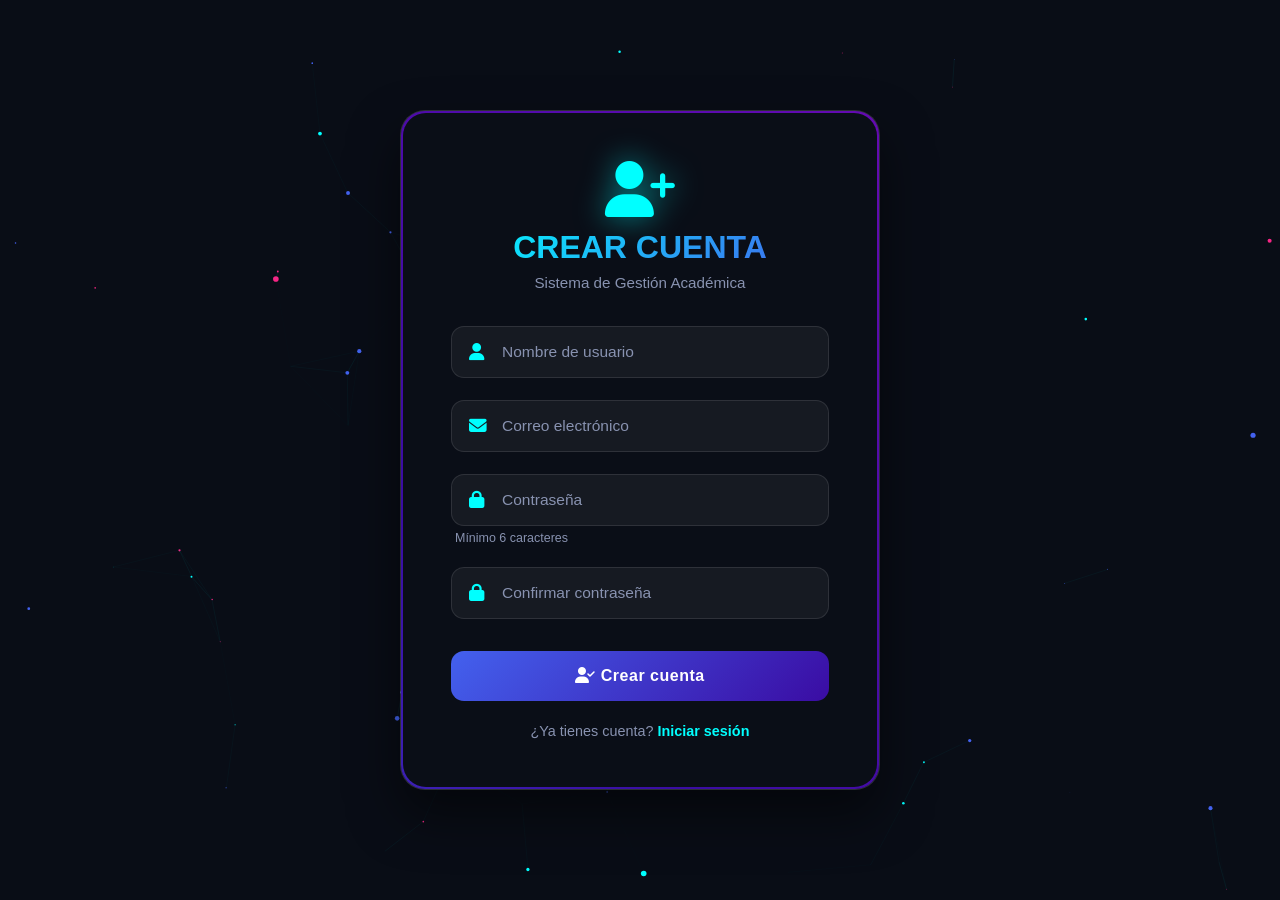
<file: frontend/registro.html>
<!DOCTYPE html>
<html lang="es">
<head>
    <meta charset="UTF-8">
    <meta name="viewport" content="width=device-width, initial-scale=1.0">
    <title>Registro - Sistema de Horarios</title>
    <link rel="stylesheet" href="https://cdnjs.cloudflare.com/ajax/libs/font-awesome/6.4.0/css/all.min.css">
    <style>
        * { margin: 0; padding: 0; box-sizing: border-box; font-family: 'Segoe UI', Tahoma, Geneva, Verdana, sans-serif; }

        body {
            background: #0a0e17;
            color: white;
            min-height: 100vh;
            display: flex;
            align-items: center;
            justify-content: center;
            overflow: hidden;
        }

        #particles-canvas {
            position: fixed; top: 0; left: 0;
            width: 100%; height: 100%; z-index: -1;
        }

        .register-container {
            background: rgba(255, 255, 255, 0.05);
            backdrop-filter: blur(20px);
            border-radius: 25px;
            padding: 50px;
            width: 100%;
            max-width: 480px;
            border: 1px solid rgba(255, 255, 255, 0.1);
            box-shadow: 0 25px 50px rgba(0, 0, 0, 0.5), inset 0 1px 0 rgba(255, 255, 255, 0.1);
            position: relative;
            overflow: hidden;
            animation: containerAppear 0.8s cubic-bezier(0.68, -0.55, 0.265, 1.55);
        }

        .register-container::before {
            content: '';
            position: absolute; top: -2px; left: -2px; right: -2px; bottom: -2px;
            background: linear-gradient(45deg, #00ffff 0%, #4361ee 25%, #3a0ca3 50%, #7209b7 75%, #f72585 100%);
            z-index: -1; border-radius: 27px;
            animation: borderGlow 8s linear infinite;
            background-size: 400% 400%;
        }

        .register-container::after {
            content: '';
            position: absolute; top: 2px; left: 2px; right: 2px; bottom: 2px;
            background: #0a0e17; border-radius: 23px; z-index: -1;
        }

        @keyframes borderGlow {
            0%, 100% { background-position: 0% 50%; }
            50% { background-position: 100% 50%; }
        }

        @keyframes containerAppear {
            from { opacity: 0; transform: translateY(50px) scale(0.9); }
            to   { opacity: 1; transform: translateY(0) scale(1); }
        }

        .logo { text-align: center; margin-bottom: 35px; }

        .logo-icon {
            font-size: 3.5rem;
            color: #00ffff;
            margin-bottom: 12px;
            display: block;
            animation: float 3s ease-in-out infinite;
            filter: drop-shadow(0 0 15px rgba(0, 255, 255, 0.5));
        }

        @keyframes float {
            0%, 100% { transform: translateY(0); }
            50% { transform: translateY(-10px); }
        }

        .logo h1 {
            font-size: 2rem;
            margin-bottom: 8px;
            background: linear-gradient(135deg, #00ffff, #4361ee);
            -webkit-background-clip: text;
            background-clip: text;
            color: transparent;
        }

        .logo p { color: #8892b0; font-size: 0.95rem; }

        .form-group { margin-bottom: 22px; position: relative; }

        .input-wrapper { position: relative; }

        .input-icon {
            position: absolute; left: 18px; top: 50%;
            transform: translateY(-50%);
            color: #00ffff; font-size: 1.1rem; z-index: 2;
            transition: all 0.3s ease;
        }

        .input-field {
            width: 100%;
            padding: 16px 18px 16px 50px;
            background: rgba(255, 255, 255, 0.05);
            border: 1px solid rgba(255, 255, 255, 0.1);
            border-radius: 13px;
            color: white;
            font-size: 0.97rem;
            transition: all 0.3s ease;
        }

        .input-field:focus {
            outline: none;
            border-color: #00ffff;
            box-shadow: 0 0 0 3px rgba(0, 255, 255, 0.1), 0 8px 25px rgba(0, 255, 255, 0.15);
            background: rgba(0, 255, 255, 0.02);
        }

        .input-field::placeholder { color: #8892b0; }

        .input-field:focus + .input-icon { color: #f72585; transform: translateY(-50%) scale(1.2); }

        .btn-register {
            width: 100%;
            padding: 16px;
            background: linear-gradient(135deg, #4361ee, #3a0ca3);
            border: none; border-radius: 13px;
            color: white; font-size: 1rem; font-weight: 600;
            cursor: pointer; transition: all 0.3s ease;
            margin-top: 10px; letter-spacing: 0.5px;
        }

        .btn-register:hover {
            transform: translateY(-2px);
            box-shadow: 0 12px 28px rgba(67, 97, 238, 0.4);
        }

        .btn-register:disabled { opacity: 0.7; cursor: not-allowed; transform: none; }

        .login-link {
            text-align: center;
            margin-top: 22px;
            color: #8892b0;
            font-size: 0.9rem;
        }

        .login-link a {
            color: #00ffff;
            text-decoration: none;
            font-weight: 600;
            transition: opacity 0.2s;
        }

        .login-link a:hover { opacity: 0.8; }

        .alert-box {
            padding: 12px 16px;
            border-radius: 10px;
            margin-bottom: 18px;
            font-size: 0.9rem;
            display: none;
        }

        .alert-success {
            background: rgba(0,255,136,0.1);
            border: 1px solid rgba(0,255,136,0.3);
            color: #00ff88;
        }

        .alert-error {
            background: rgba(255,65,108,0.1);
            border: 1px solid rgba(255,65,108,0.3);
            color: #ff416c;
        }

        .password-hint {
            font-size: 0.78rem;
            color: #8892b0;
            margin-top: 5px;
            margin-left: 4px;
        }
    </style>
</head>
<body>
    <canvas id="particles-canvas"></canvas>

    <div class="register-container">
        <div class="logo">
            <i class="fas fa-user-plus logo-icon"></i>
            <h1>CREAR CUENTA</h1>
            <p>Sistema de Gestión Académica</p>
        </div>

        <div class="alert-box" id="alertBox"></div>

        <div class="form-group">
            <div class="input-wrapper">
                <input type="text" id="username" class="input-field" placeholder="Nombre de usuario" required autocomplete="username">
                <i class="fas fa-user input-icon"></i>
            </div>
        </div>

        <div class="form-group">
            <div class="input-wrapper">
                <input type="email" id="email" class="input-field" placeholder="Correo electrónico" required autocomplete="email">
                <i class="fas fa-envelope input-icon"></i>
            </div>
        </div>

        <div class="form-group">
            <div class="input-wrapper">
                <input type="password" id="password" class="input-field" placeholder="Contraseña" required autocomplete="new-password">
                <i class="fas fa-lock input-icon"></i>
            </div>
            <p class="password-hint">Mínimo 6 caracteres</p>
        </div>

        <div class="form-group">
            <div class="input-wrapper">
                <input type="password" id="confirmar" class="input-field" placeholder="Confirmar contraseña" required autocomplete="new-password">
                <i class="fas fa-lock input-icon"></i>
            </div>
        </div>

        <button class="btn-register" id="btnRegistrar" onclick="registrar()">
            <i class="fas fa-user-check me-2"></i> Crear cuenta
        </button>

        <div class="login-link">
            ¿Ya tienes cuenta? <a href="/login">Iniciar sesión</a>
        </div>
    </div>

    <script>
        // Partículas simples reutilizando lógica del login
        const canvas = document.getElementById('particles-canvas');
        const ctx = canvas.getContext('2d');
        let particles = [];

        function initParticles() {
            canvas.width = window.innerWidth;
            canvas.height = window.innerHeight;
            particles = Array.from({ length: 60 }, () => ({
                x: Math.random() * canvas.width,
                y: Math.random() * canvas.height,
                vx: (Math.random() - 0.5) * 0.5,
                vy: (Math.random() - 0.5) * 0.5,
                r: Math.random() * 2 + 1,
                color: ['#00ffff','#4361ee','#f72585'][Math.floor(Math.random()*3)],
                pulse: Math.random() * Math.PI * 2
            }));
        }

        function animateParticles() {
            ctx.clearRect(0, 0, canvas.width, canvas.height);
            ctx.fillStyle = 'rgba(10,14,23,0.97)';
            ctx.fillRect(0, 0, canvas.width, canvas.height);

            particles.forEach((p, i) => {
                p.x += p.vx; p.y += p.vy; p.pulse += 0.02;
                if (p.x < 0 || p.x > canvas.width) p.vx *= -1;
                if (p.y < 0 || p.y > canvas.height) p.vy *= -1;

                const glow = 0.5 + Math.sin(p.pulse) * 0.5;
                ctx.beginPath();
                ctx.arc(p.x, p.y, p.r * glow, 0, Math.PI*2);
                ctx.fillStyle = p.color;
                ctx.fill();

                particles.slice(i+1).forEach(p2 => {
                    const dx = p.x-p2.x, dy = p.y-p2.y;
                    const dist = Math.sqrt(dx*dx+dy*dy);
                    if (dist < 100) {
                        ctx.strokeStyle = `rgba(0,255,255,${0.15*(1-dist/100)})`;
                        ctx.lineWidth = 0.5;
                        ctx.beginPath(); ctx.moveTo(p.x,p.y); ctx.lineTo(p2.x,p2.y); ctx.stroke();
                    }
                });
            });
            requestAnimationFrame(animateParticles);
        }

        window.addEventListener('resize', initParticles);
        initParticles();
        animateParticles();

        // Registro
        async function registrar() {
            const username = document.getElementById('username').value.trim();
            const email = document.getElementById('email').value.trim();
            const password = document.getElementById('password').value;
            const confirmar = document.getElementById('confirmar').value;
            const btn = document.getElementById('btnRegistrar');

            if (!username || !email || !password || !confirmar) {
                mostrarAlert('Completa todos los campos', 'error'); return;
            }
            if (password !== confirmar) {
                mostrarAlert('Las contraseñas no coinciden', 'error'); return;
            }
            if (password.length < 6) {
                mostrarAlert('La contraseña debe tener al menos 6 caracteres', 'error'); return;
            }

            btn.disabled = true;
            btn.innerHTML = '<i class="fas fa-spinner fa-spin me-2"></i> Creando cuenta...';

            try {
                const res = await fetch('/registro', {
                    method: 'POST',
                    headers: { 'Content-Type': 'application/json' },
                    body: JSON.stringify({ username, email, password })
                });
                const data = await res.json();

                if (data.success) {
                    mostrarAlert('✅ Cuenta creada correctamente. Redirigiendo...', 'success');
                    setTimeout(() => window.location.href = '/login', 1800);
                } else {
                    mostrarAlert(data.error || 'Error al crear la cuenta', 'error');
                    btn.disabled = false;
                    btn.innerHTML = '<i class="fas fa-user-check me-2"></i> Crear cuenta';
                }
            } catch(e) {
                mostrarAlert('Error de conexión con el servidor', 'error');
                btn.disabled = false;
                btn.innerHTML = '<i class="fas fa-user-check me-2"></i> Crear cuenta';
            }
        }

        function mostrarAlert(msg, tipo) {
            const el = document.getElementById('alertBox');
            el.textContent = msg;
            el.className = `alert-box alert-${tipo}`;
            el.style.display = 'block';
        }

        // Permitir Enter para registrar
        document.addEventListener('keydown', e => {
            if (e.key === 'Enter') registrar();
        });
    </script>
</body>
</html>
</file>
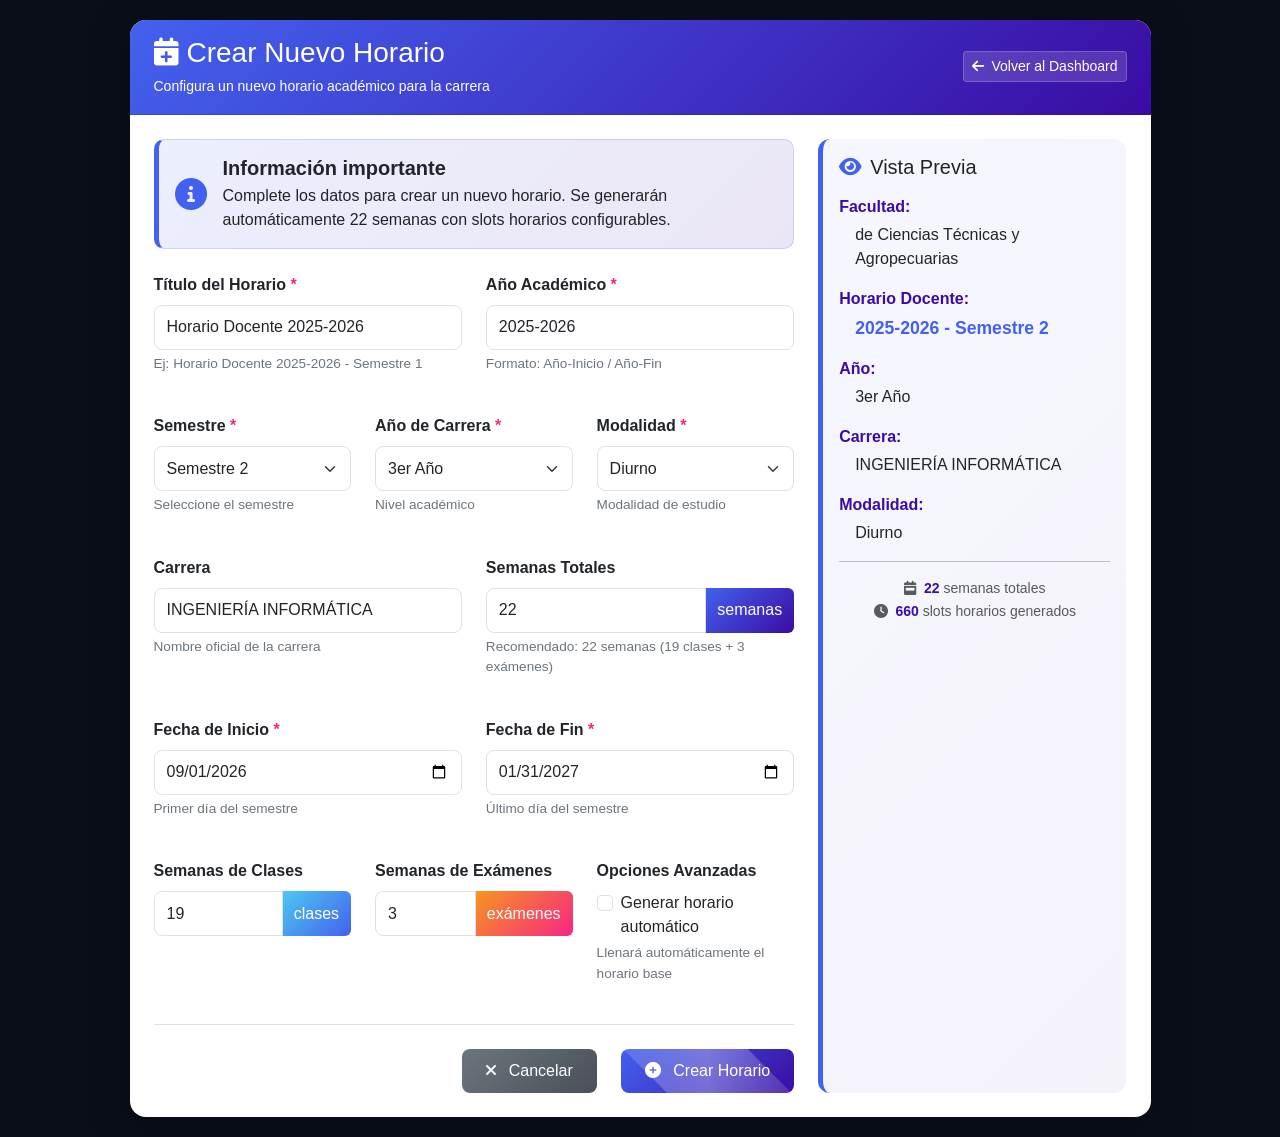
<file: frontend/admin/crear_horario.html>
<!DOCTYPE html>
<html lang="es">
<head>
    <meta charset="UTF-8">
    <meta name="viewport" content="width=device-width, initial-scale=1.0">
    <title>Crear Nuevo Horario - Sistema de Horarios</title>
    <link href="https://cdn.jsdelivr.net/npm/bootstrap@5.1.3/dist/css/bootstrap.min.css" rel="stylesheet">
    <link href="https://cdnjs.cloudflare.com/ajax/libs/font-awesome/6.0.0/css/all.min.css" rel="stylesheet">
    <style>
        :root {
            --color-primary: #4361ee;
            --color-secondary: #3a0ca3;
            --color-accent: #00ffff;
            --color-success: #4cc9f0;
            --color-warning: #f8961e;
            --color-danger: #f72585;
            --color-light: #f8f9fa;
            --color-dark: #1a1a2e;
            --color-bg: #0a0e17;
            --color-card: #ffffff;
            --color-text: #212529;
            --color-text-light: #ffffff;
            --color-gray: #6c757d;
        }
        
        body {
            background: linear-gradient(135deg, var(--color-bg) 0%, #0a0e17 100%);
            min-height: 100vh;
            padding: 20px;
            font-family: 'Segoe UI', Tahoma, Geneva, Verdana, sans-serif;
            color: var(--color-text);
        }
        
        .card {
            border-radius: 16px;
            box-shadow: 0 10px 40px rgba(0, 0, 0, 0.25);
            border: none;
            overflow: hidden;
            background: var(--color-card);
        }
        
        .header-card {
            background: linear-gradient(135deg, var(--color-primary) 0%, var(--color-secondary) 100%);
            color: white;
            border-radius: 16px 16px 0 0;
            padding: 1.5rem;
            position: relative;
            overflow: hidden;
        }
        
        .header-card::before {
            content: '';
            position: absolute;
            top: 0;
            left: 0;
            right: 0;
            bottom: 0;
            background: linear-gradient(45deg, transparent, rgba(255, 255, 255, 0.1), transparent);
            transform: translateX(-100%);
            animation: shine 3s infinite;
        }
        
        @keyframes shine {
            100% { transform: translateX(100%); }
        }
        
        .form-control:focus, .form-select:focus {
            border-color: var(--color-primary);
            box-shadow: 0 0 0 0.25rem rgba(67, 97, 238, 0.25);
            outline: none;
        }
        
        .btn-primary {
            background: linear-gradient(135deg, var(--color-primary) 0%, var(--color-secondary) 100%);
            border: none;
            padding: 10px 30px;
            font-weight: 500;
            border-radius: 8px;
            transition: all 0.3s ease;
        }
        
        .btn-primary:hover {
            background: linear-gradient(135deg, #5a75f0 0%, #4a1cbd 100%);
            transform: translateY(-2px);
            box-shadow: 0 8px 20px rgba(67, 97, 238, 0.3);
        }
        
        .btn-secondary {
            background: linear-gradient(135deg, #6c757d 0%, #495057 100%);
            border: none;
            font-weight: 500;
            border-radius: 8px;
            transition: all 0.3s ease;
        }
        
        .btn-secondary:hover {
            background: linear-gradient(135deg, #7c848d 0%, #596067 100%);
            transform: translateY(-2px);
            box-shadow: 0 4px 15px rgba(108, 117, 125, 0.2);
        }
        
        .btn-light {
            background: rgba(255, 255, 255, 0.15);
            -webkit-backdrop-filter: blur(10px);
            backdrop-filter: blur(10px);
            border: 1px solid rgba(255, 255, 255, 0.2);
            color: white;
            font-weight: 500;
        }
        
        .btn-light:hover {
            background: rgba(255, 255, 255, 0.25);
            border-color: rgba(255, 255, 255, 0.3);
            color: white;
            transform: translateY(-1px);
        }
        
        .preview-card {
            background: linear-gradient(135deg, rgba(67, 97, 238, 0.05) 0%, rgba(58, 12, 163, 0.05) 100%);
            border-left: 5px solid var(--color-primary);
            border-radius: 12px;
            padding: 1.25rem;
            height: 100%;
        }
        
        .form-label {
            font-weight: 600;
            margin-bottom: 0.5rem;
            color: var(--color-text);
        }
        
        .form-control, .form-select {
            padding: 0.6rem 0.75rem;
            border-radius: 8px;
            border: 1px solid #dee2e6;
            transition: all 0.2s ease;
        }
        
        .form-control:hover, .form-select:hover {
            border-color: var(--color-primary);
        }
        
        .required-field::after {
            content: " *";
            color: var(--color-danger);
        }
        
        /* ALERTAS MEJORADAS */
        .alert-info {
            background: linear-gradient(135deg, rgba(67, 97, 238, 0.1) 0%, rgba(58, 12, 163, 0.1) 100%);
            border: 1px solid rgba(67, 97, 238, 0.2);
            border-left: 5px solid var(--color-primary);
            color: var(--color-text);
            border-radius: 10px;
        }
        
        .alert-warning {
            background: linear-gradient(135deg, rgba(248, 150, 30, 0.1) 0%, rgba(247, 37, 133, 0.1) 100%);
            border: 1px solid rgba(248, 150, 30, 0.2);
            border-left: 5px solid var(--color-warning);
            color: var(--color-text);
            border-radius: 10px;
        }
        
        /* CHECKBOX ESTILIZADO */
        .form-check-input:checked {
            background-color: var(--color-primary);
            border-color: var(--color-primary);
        }
        
        .form-check-input:focus {
            border-color: var(--color-primary);
            box-shadow: 0 0 0 0.25rem rgba(67, 97, 238, 0.25);
        }
        
        /* VISTA PREVIA ESTILIZADA */
        #previewTitulo {
            color: var(--color-primary);
            font-weight: 600;
            font-size: 1.1rem;
        }
        
        .preview-card strong {
            color: var(--color-secondary);
            font-weight: 600;
        }
        
        /* RESPONSIVE */
        @media (max-width: 768px) {
            body {
                padding: 10px;
            }
            
            .header-card {
                padding: 1rem;
            }
            
            .preview-card {
                margin-top: 1.5rem;
            }
            
            .btn-primary, .btn-secondary {
                padding: 8px 20px;
                font-size: 0.9rem;
            }
        }
        
        /* EFECTO DE TEXTO */
        h1, h2, h3, h4, h5, h6 {
            font-weight: 600;
        }
        
        .form-text {
            color: var(--color-gray) !important;
            font-size: 0.85rem;
        }
        
        /* GRADIENTE EN TEXTO */
        .gradient-text {
            background: linear-gradient(135deg, var(--color-primary) 0%, var(--color-accent) 100%);
            -webkit-background-clip: text;
            background-clip: text;
            color: transparent;
        }
        
        /* BOTÓN DE ENVÍO ANIMADO */
        .btn-submit {
            position: relative;
            overflow: hidden;
        }
        
        .btn-submit::after {
            content: '';
            position: absolute;
            top: -50%;
            left: -50%;
            width: 200%;
            height: 200%;
            background: linear-gradient(45deg, transparent, rgba(255, 255, 255, 0.3), transparent);
            transform: rotate(45deg);
            animation: btnShine 3s infinite;
        }
        
        @keyframes btnShine {
            0% { transform: translateX(-100%) translateY(-100%) rotate(45deg); }
            100% { transform: translateX(100%) translateY(100%) rotate(45deg); }
        }
    </style>
</head>
<body>
    <div class="container">
        <div class="row justify-content-center">
            <div class="col-lg-11">
                <div class="card">
                    <div class="card-header header-card py-3">
                        <div class="d-flex justify-content-between align-items-center">
                            <div>
                                <h1 class="h3 mb-1"><i class="fas fa-calendar-plus me-2"></i>Crear Nuevo Horario</h1>
                                <small class="opacity-85">Configura un nuevo horario académico para la carrera</small>
                            </div>
                            <a href="/admin/dashboard" class="btn btn-light btn-sm" aria-label="Volver al Dashboard">
                                <i class="fas fa-arrow-left me-1"></i> Volver al Dashboard
                            </a>
                        </div>
                    </div>
                    
                    <div class="card-body p-3 p-md-4">
                        <div class="row g-4">
                            <div class="col-lg-8">
                                <div class="alert alert-info mb-4" role="alert">
                                    <div class="d-flex align-items-center">
                                        <i class="fas fa-info-circle fa-2x me-3" style="color: var(--color-primary);"></i>
                                        <div>
                                            <h5 class="alert-heading mb-1">Información importante</h5>
                                            <p class="mb-0">Complete los datos para crear un nuevo horario. Se generarán automáticamente 22 semanas con slots horarios configurables.</p>
                                        </div>
                                    </div>
                                </div>
                                
                                <form id="formCrearHorario" aria-label="Formulario para crear nuevo horario">
                                    <div class="row mb-4">
                                        <div class="col-md-6 mb-3">
                                            <label for="titulo" class="form-label required-field">Título del Horario</label>
                                            <input type="text" id="titulo" class="form-control" name="titulo" 
                                                   value="Horario Docente 2025-2026" required
                                                   placeholder="Ingrese el título descriptivo del horario"
                                                   aria-required="true">
                                            <div class="form-text">Ej: Horario Docente 2025-2026 - Semestre 1</div>
                                        </div>
                                        <div class="col-md-6 mb-3">
                                            <label for="año_academico" class="form-label required-field">Año Académico</label>
                                            <input type="text" id="año_academico" class="form-control" name="año_academico" 
                                                   value="2025-2026" placeholder="Ej: 2025-2026" required
                                                   aria-required="true">
                                            <div class="form-text">Formato: Año-Inicio / Año-Fin</div>
                                        </div>
                                    </div>
                                    
                                    <div class="row mb-4">
                                        <div class="col-md-4 mb-3">
                                            <label for="semestre" class="form-label required-field">Semestre</label>
                                            <select id="semestre" class="form-select" name="semestre" required
                                                    aria-label="Seleccionar semestre" aria-required="true">
                                                <option value="1">Semestre 1</option>
                                                <option value="2" selected>Semestre 2</option>
                                            </select>
                                            <div class="form-text">Seleccione el semestre</div>
                                        </div>
                                        <div class="col-md-4 mb-3">
                                            <label for="año_carrera" class="form-label required-field">Año de Carrera</label>
                                            <select id="año_carrera" class="form-select" name="año_carrera" required
                                                    aria-label="Seleccionar año de carrera" aria-required="true">
                                                <option value="1">1er Año</option>
                                                <option value="2">2do Año</option>
                                                <option value="3" selected>3er Año</option>
                                                <option value="4">4to Año</option>
                                            </select>
                                            <div class="form-text">Nivel académico</div>
                                        </div>
                                        <div class="col-md-4 mb-3">
                                            <label for="modalidad" class="form-label required-field">Modalidad</label>
                                            <select id="modalidad" class="form-select" name="modalidad" required
                                                    aria-label="Seleccionar modalidad" aria-required="true">
                                                <option value="Diurno" selected>Diurno</option>
                                                <option value="Por Encuentros">Por Encuentros</option>
                                            </select>
                                            <div class="form-text">Modalidad de estudio</div>
                                        </div>
                                    </div>
                                    
                                    <div class="row mb-4">
                                        <div class="col-md-6 mb-3">
                                            <label for="carrera" class="form-label">Carrera</label>
                                            <input type="text" id="carrera" class="form-control" name="carrera" 
                                                   value="INGENIERÍA INFORMÁTICA"
                                                   placeholder="Nombre completo de la carrera"
                                                   aria-label="Nombre de la carrera">
                                            <div class="form-text">Nombre oficial de la carrera</div>
                                        </div>
                                        <div class="col-md-6 mb-3">
                                            <label for="semanas_totales" class="form-label">Semanas Totales</label>
                                            <div class="input-group">
                                                <input type="number" id="semanas_totales" class="form-control" name="semanas_totales" 
                                                       value="22" min="10" max="52"
                                                       placeholder="Número total de semanas"
                                                       aria-label="Número total de semanas del horario">
                                                <span class="input-group-text" style="background: linear-gradient(135deg, var(--color-primary) 0%, var(--color-secondary) 100%); color: white; border: none;">semanas</span>
                                            </div>
                                            <div class="form-text">Recomendado: 22 semanas (19 clases + 3 exámenes)</div>
                                        </div>
                                    </div>
                                    
                                    <div class="row mb-4">
                                        <div class="col-md-6 mb-3">
                                            <label for="fecha_inicio" class="form-label required-field">Fecha de Inicio</label>
                                            <input type="date" id="fecha_inicio" class="form-control" name="fecha_inicio" required
                                                   aria-label="Fecha de inicio del horario" aria-required="true">
                                            <div class="form-text">Primer día del semestre</div>
                                        </div>
                                        <div class="col-md-6 mb-3">
                                            <label for="fecha_fin" class="form-label required-field">Fecha de Fin</label>
                                            <input type="date" id="fecha_fin" class="form-control" name="fecha_fin" required
                                                   aria-label="Fecha de fin del horario" aria-required="true">
                                            <div class="form-text">Último día del semestre</div>
                                        </div>
                                    </div>
                                    
                                    <div class="row mb-4">
                                        <div class="col-md-4 mb-3">
                                            <label for="semanas_clases" class="form-label">Semanas de Clases</label>
                                            <div class="input-group">
                                                <input type="number" id="semanas_clases" class="form-control" name="semanas_clases" 
                                                       value="19" min="1"
                                                       placeholder="Semanas de clases"
                                                       aria-label="Número de semanas de clases">
                                                <span class="input-group-text" style="background: linear-gradient(135deg, var(--color-success) 0%, var(--color-primary) 100%); color: white; border: none;">clases</span>
                                            </div>
                                        </div>
                                        <div class="col-md-4 mb-3">
                                            <label for="semanas_examenes" class="form-label">Semanas de Exámenes</label>
                                            <div class="input-group">
                                                <input type="number" id="semanas_examenes" class="form-control" name="semanas_examenes" 
                                                       value="3" min="1"
                                                       placeholder="Semanas de exámenes"
                                                       aria-label="Número de semanas de exámenes">
                                                <span class="input-group-text" style="background: linear-gradient(135deg, var(--color-warning) 0%, var(--color-danger) 100%); color: white; border: none;">exámenes</span>
                                            </div>
                                        </div>
                                        <div class="col-md-4 mb-3">
                                            <label class="form-label d-block">Opciones Avanzadas</label>
                                            <div class="form-check">
                                                <input class="form-check-input" type="checkbox" id="generarAuto"
                                                       aria-label="Generar horario automáticamente">
                                                <label class="form-check-label" for="generarAuto">
                                                    Generar horario automático
                                                </label>
                                            </div>
                                            <div class="form-text">Llenará automáticamente el horario base</div>
                                        </div>
                                    </div>
                                    
                                    <div class="d-grid gap-3 d-md-flex justify-content-md-end border-top pt-4">
                                        <button type="button" class="btn btn-secondary me-md-2 px-4" onclick="window.history.back()"
                                                aria-label="Cancelar y volver atrás">
                                            <i class="fas fa-times me-2"></i> Cancelar
                                        </button>
                                        <button type="submit" class="btn btn-primary px-4 btn-submit" aria-label="Crear nuevo horario">
                                            <i class="fas fa-plus-circle me-2"></i> Crear Horario
                                        </button>
                                    </div>
                                </form>
                            </div>
                            
                            <div class="col-lg-4">
                                <div class="preview-card p-3 mb-4" role="region" aria-label="Vista previa del horario">
                                    <h2 class="h5 mb-3"><i class="fas fa-eye me-2" style="color: var(--color-primary);"></i>Vista Previa</h2>
                                    <div class="mb-3">
                                        <strong class="d-block mb-1">Facultad:</strong>
                                        <div class="ps-3">de Ciencias Técnicas y Agropecuarias</div>
                                    </div>
                                    <div class="mb-3">
                                        <strong class="d-block mb-1">Horario Docente:</strong>
                                        <div class="ps-3" id="previewTitulo">2025-2026 - Semestre 2</div>
                                    </div>
                                    <div class="mb-3">
                                        <strong class="d-block mb-1">Año:</strong>
                                        <span class="ps-3" id="previewAnio">3er Año</span>
                                    </div>
                                    <div class="mb-3">
                                        <strong class="d-block mb-1">Carrera:</strong>
                                        <span class="ps-3" id="previewCarrera">INGENIERÍA INFORMÁTICA</span>
                                    </div>
                                    <div class="mb-3">
                                        <strong class="d-block mb-1">Modalidad:</strong>
                                        <span class="ps-3" id="previewModalidad">Diurno</span>
                                    </div>
                                    <hr class="my-3">
                                    <div class="text-center">
                                        <small class="text-muted d-block">
                                            <i class="fas fa-calendar-week me-1"></i>
                                            <strong id="previewSemanas">22</strong> semanas totales
                                        </small>
                                        <small class="text-muted">
                                            <i class="fas fa-clock me-1"></i>
                                            <strong id="previewSlots">660</strong> slots horarios generados
                                        </small>
                                    </div>
                                </div>
                                
                                <div class="alert alert-warning mb-0" role="alert">
                                    <div class="d-flex align-items-center">
                                        <i class="fas fa-exclamation-triangle fa-2x me-3" style="color: var(--color-warning);"></i>
                                        <div>
                                            <h5 class="alert-heading mb-1">Nota importante</h5>
                                            <p class="mb-0">Después de crear el horario, podrá editarlo usando la interfaz de arrastrar y soltar (drag & drop) para asignar asignaturas, profesores y aulas.</p>
                                        </div>
                                    </div>
                                </div>
                            </div>
                        </div>
                    </div>
                </div>
            </div>
        </div>
    </div>

    <script src="https://cdn.jsdelivr.net/npm/bootstrap@5.1.3/dist/js/bootstrap.bundle.min.js"></script>
    <script>
        // Set default dates
        const today = new Date();
        const startDate = new Date(today.getFullYear(), 8, 1); // September 1
        const endDate = new Date(today.getFullYear() + 1, 0, 31); // January 31 next year
        
        document.getElementById('fecha_inicio').valueAsDate = startDate;
        document.getElementById('fecha_fin').valueAsDate = endDate;
        
        // Update preview
        function updatePreview() {
            const titulo = document.getElementById('titulo').value;
            const añoAcademico = document.getElementById('año_academico').value;
            const semestre = document.getElementById('semestre').value;
            const añoCarrera = document.getElementById('año_carrera').value;
            const carrera = document.getElementById('carrera').value;
            const modalidad = document.getElementById('modalidad').value;
            const semanas = document.getElementById('semanas_totales').value;
            
            // Formatear año de carrera
            let añoTexto = `${añoCarrera}er Año`;
            if (añoCarrera === '2') añoTexto = '2do Año';
            if (añoCarrera === '4') añoTexto = '4to Año';
            
            document.getElementById('previewTitulo').textContent = `${añoAcademico} - Semestre ${semestre}`;
            document.getElementById('previewAnio').textContent = añoTexto;
            document.getElementById('previewCarrera').textContent = carrera;
            document.getElementById('previewModalidad').textContent = modalidad;
            document.getElementById('previewSemanas').textContent = semanas;
            
            // Calcular slots (semanas * días * turnos por día)
            const slots = semanas * 5 * 6; // 5 días por semana, 6 turnos por día
            document.getElementById('previewSlots').textContent = slots;
        }
        
        // Attach event listeners
        document.querySelectorAll('#formCrearHorario input, #formCrearHorario select').forEach(el => {
            el.addEventListener('change', updatePreview);
            el.addEventListener('keyup', updatePreview);
        });
        
        // Initial preview update
        updatePreview();
        
        // Form submission
        document.getElementById('formCrearHorario').addEventListener('submit', async function(e) {
            e.preventDefault();
            
            const submitBtn = document.querySelector('button[type="submit"]');
            const originalText = submitBtn.innerHTML;
            submitBtn.innerHTML = '<i class="fas fa-spinner fa-spin me-2"></i> Creando...';
            submitBtn.disabled = true;
            
            const formData = new FormData(this);
            const data = Object.fromEntries(formData.entries());
            
            // Convert numbers
            data.semestre = parseInt(data.semestre);
            data.año_carrera = parseInt(data.año_carrera);
            data.semanas_totales = parseInt(data.semanas_totales);
            data.semanas_clases = parseInt(data.semanas_clases);
            data.semanas_examenes = parseInt(data.semanas_examenes);
            
            try {
                const response = await fetch('/api/horarios', {
                    method: 'POST',
                    headers: {
                        'Content-Type': 'application/json',
                    },
                    body: JSON.stringify(data)
                });
                
                const result = await response.json();
                
                if (result.success) {
                    // Mostrar notificación de éxito
                    showNotification('success', '¡Horario creado exitosamente! Redirigiendo...');
                    
                    // If auto-generate is checked
                    if (document.getElementById('generarAuto').checked) {
                        const horarioId = result.id;
                        try {
                            const genResponse = await fetch(`/api/horarios/${horarioId}/generar-automatico`, {
                                method: 'POST'
                            });
                            
                            const genResult = await genResponse.json();
                            if (genResult.success) {
                                showNotification('info', `Horario generado automáticamente: ${genResult.message}`);
                            }
                        } catch (genError) {
                            console.error('Error en generación automática:', genError);
                        }
                    }
                    
                    // Redirect to editor after 2 seconds
                    setTimeout(() => {
                        window.location.href = `/admin/horarios/editar/${result.id}`;
                    }, 2000);
                    
                } else {
                    showNotification('error', `Error: ${result.error || 'No se pudo crear el horario'}`);
                    submitBtn.innerHTML = originalText;
                    submitBtn.disabled = false;
                }
            } catch (error) {
                console.error('Error:', error);
                showNotification('error', 'Error de conexión con el servidor');
                submitBtn.innerHTML = originalText;
                submitBtn.disabled = false;
            }
        });
        
        // Función para mostrar notificaciones
        function showNotification(type, message) {
            const alert = document.createElement('div');
            alert.className = `alert alert-${type === 'success' ? 'success' : 'danger'} alert-dismissible fade show position-fixed`;
            alert.style.cssText = 'top: 20px; right: 20px; z-index: 9999; min-width: 300px; max-width: 400px;';
            alert.setAttribute('role', 'alert');
            
            if (type === 'success') {
                alert.innerHTML = `
                    <div class="d-flex align-items-center">
                        <i class="fas fa-check-circle fa-2x me-3 text-success"></i>
                        <div>
                            <h6 class="alert-heading mb-1">¡Éxito!</h6>
                            <p class="mb-0">${message}</p>
                        </div>
                    </div>
                `;
            } else {
                alert.innerHTML = `
                    <div class="d-flex align-items-center">
                        <i class="fas fa-exclamation-triangle fa-2x me-3 text-danger"></i>
                        <div>
                            <h6 class="alert-heading mb-1">Error</h6>
                            <p class="mb-0">${message}</p>
                        </div>
                    </div>
                `;
            }
            
            document.body.appendChild(alert);
            
            // Auto-remove after 5 seconds
            setTimeout(() => {
                if (alert.parentNode) {
                    alert.remove();
                }
            }, 5000);
        }
    </script>
</body>
</html>
</file>
